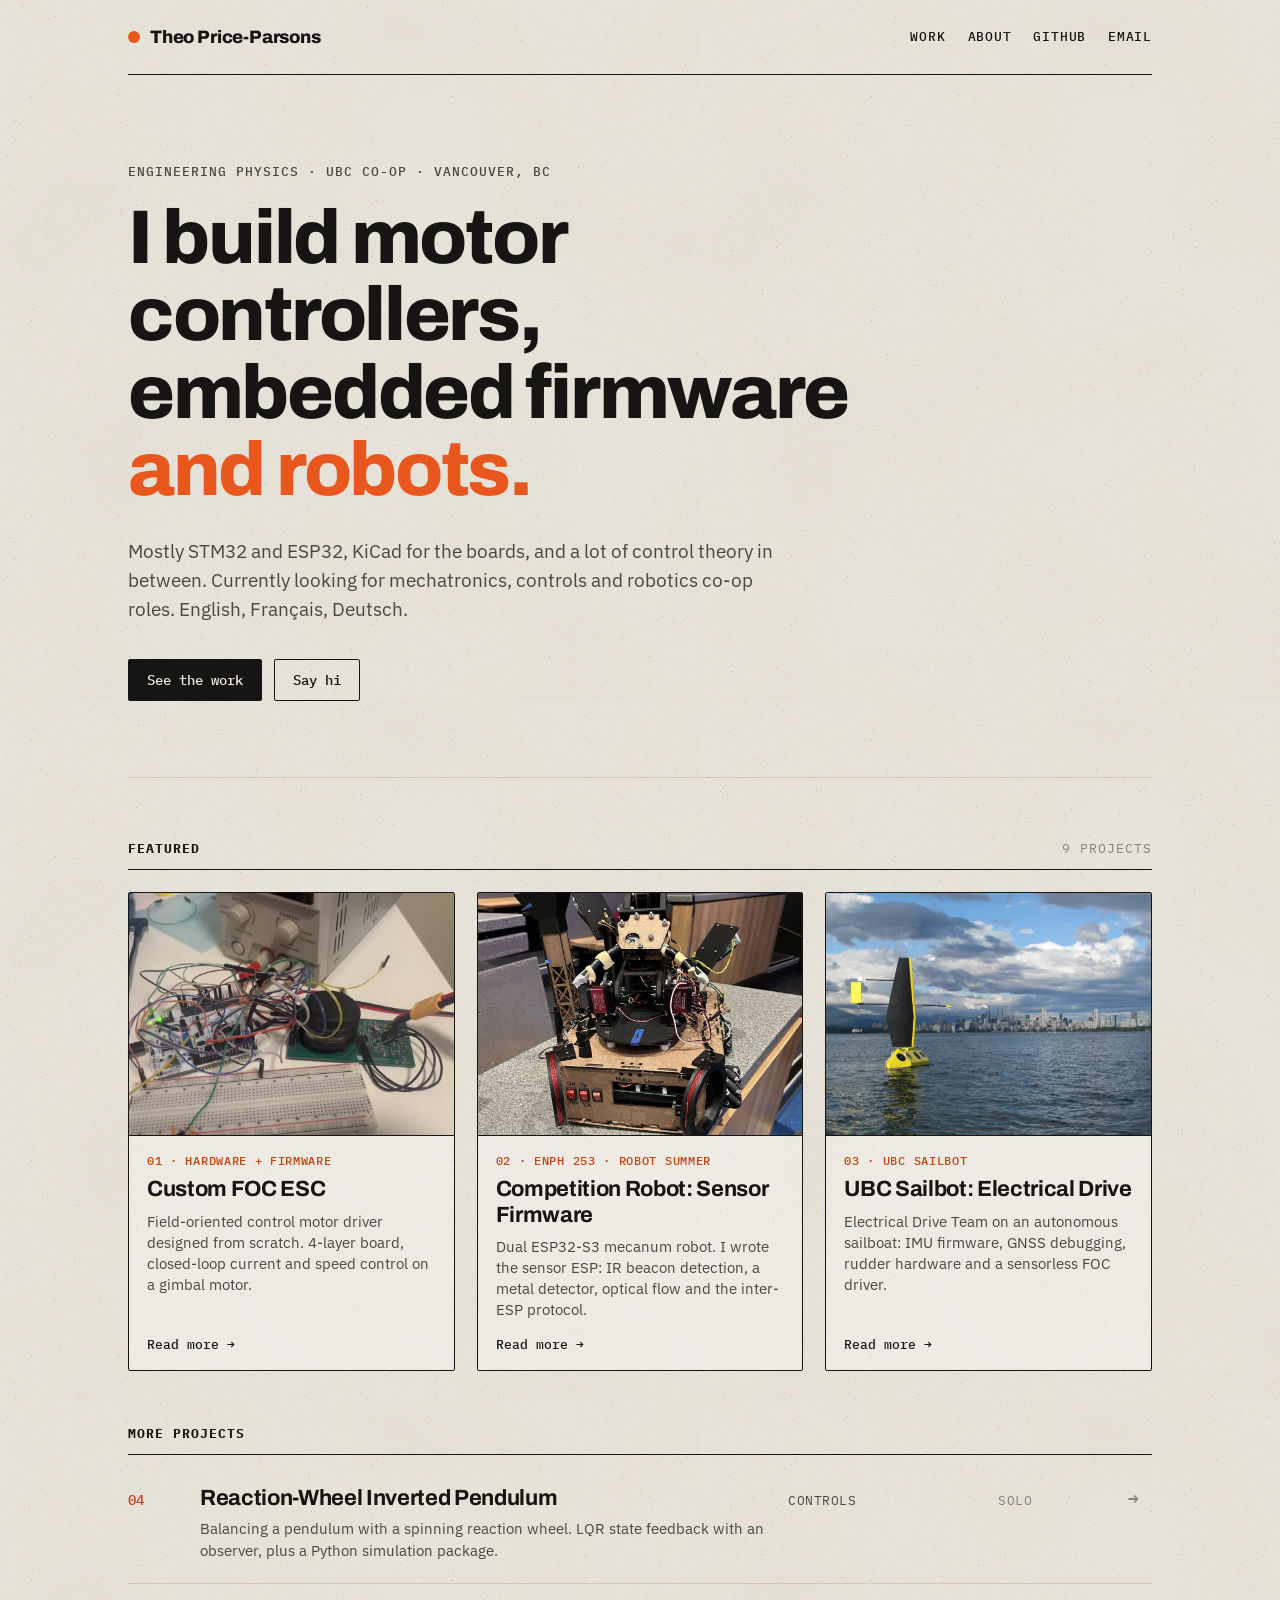
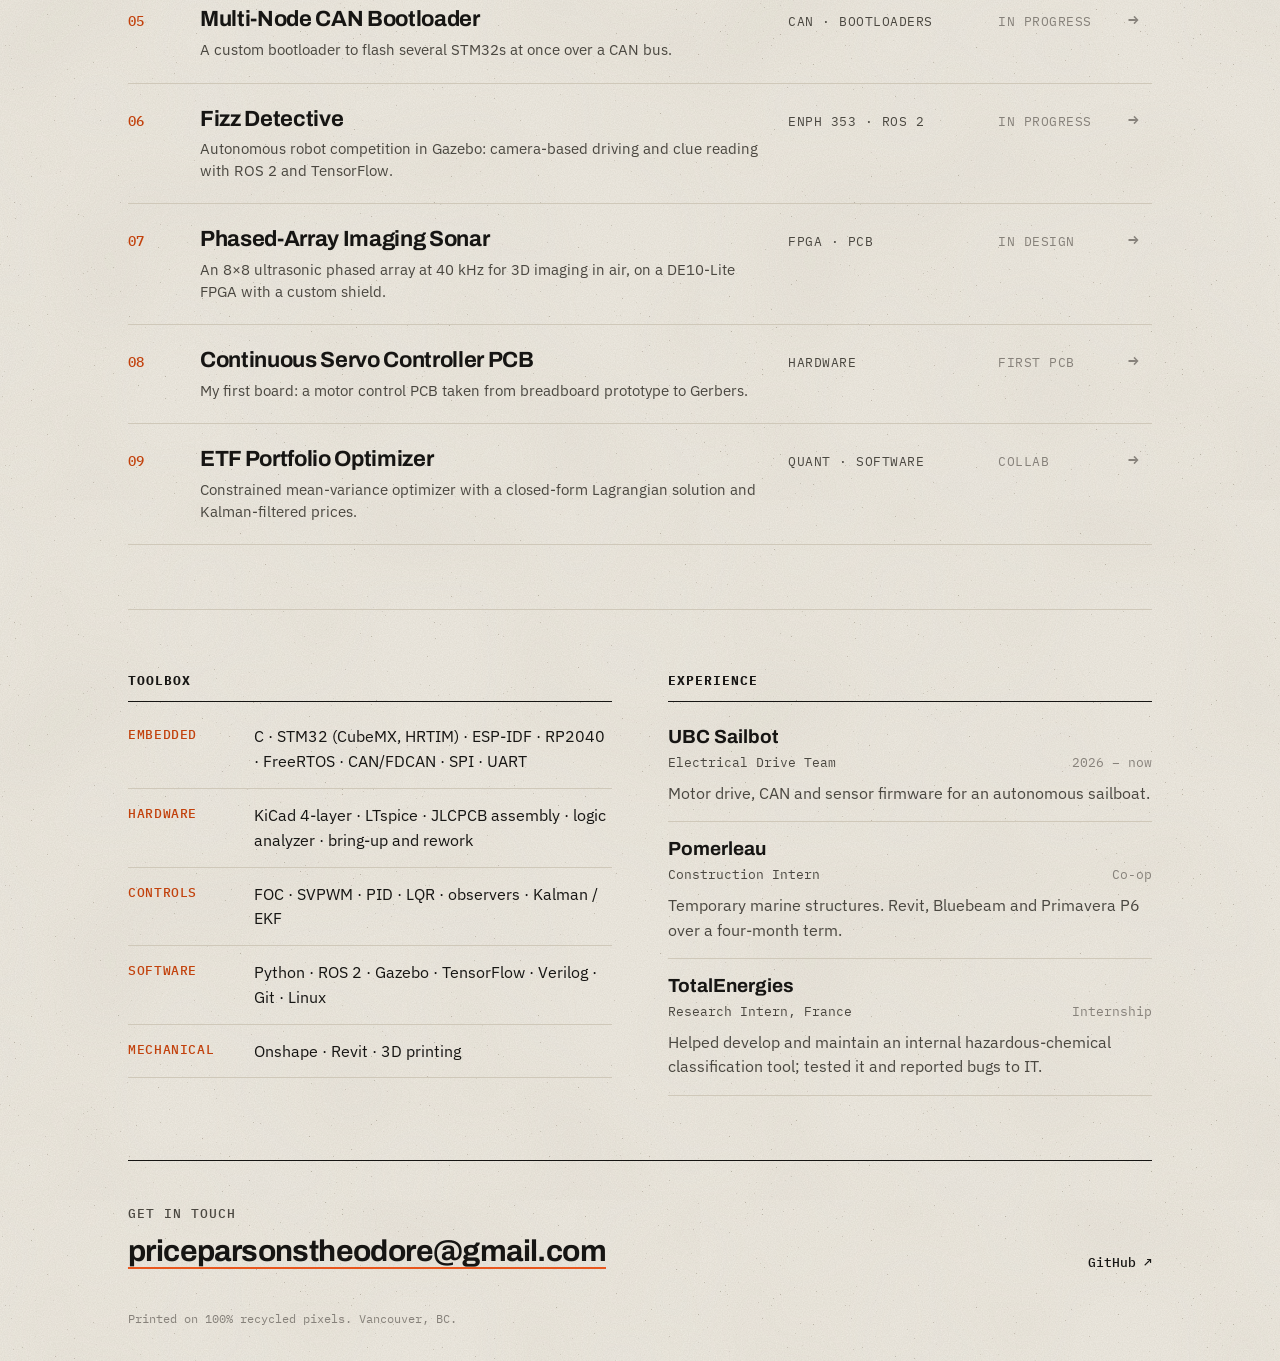
<file: index.html>
<!DOCTYPE html>
<html lang="en">
<head>
<meta charset="UTF-8">
<meta name="viewport" content="width=device-width, initial-scale=1.0">
<title>Theo Price-Parsons</title>
<meta name="description" content="Theo Price-Parsons. Engineering Physics at UBC. Motor control, embedded firmware, PCBs and robotics.">
<link rel="preconnect" href="https://fonts.googleapis.com">
<link rel="preconnect" href="https://fonts.gstatic.com" crossorigin>
<link href="https://fonts.googleapis.com/css2?family=Archivo:wght@500;700;800&family=IBM+Plex+Mono:wght@400;500&family=IBM+Plex+Sans:ital,wght@0,400;0,500;1,400&display=swap" rel="stylesheet">
<link rel="stylesheet" href="style.css">
</head>
<body>
<div class="sheet">
<header class="top">
  <a class="mark" href="index.html">Theo Price-Parsons</a>
  <nav><a href="index.html#work">Work</a><a href="index.html#about">About</a><a href="https://github.com/TheodorePriceParsons" target="_blank" rel="noopener">GitHub</a><a href="mailto:priceparsonstheodore@gmail.com">Email</a></nav>
</header>

<section class="hero" id="about">
  <p class="label">Engineering Physics · UBC co-op · Vancouver, BC</p>
  <h1>I build motor controllers, embedded firmware <span class="hl">and robots.</span></h1>
  <p class="intro">Mostly STM32 and ESP32, KiCad for the boards, and a lot of control theory in between. Currently looking for mechatronics, controls and robotics co-op roles. English, Français, Deutsch.</p>
  <div class="cta"><a class="btn solid" href="#work">See the work</a><a class="btn" href="mailto:priceparsonstheodore@gmail.com">Say hi</a></div>
</section>

<section id="work">
  <h2 class="sec"><span>Featured</span><span class="count">9 projects</span></h2>
  <div class="featured">
    <a class="card" href="projects/foc-esc.html">
      <div class="cover"><img src="assets/foc-esc-spin-poster.jpg" alt="Custom FOC ESC" loading="lazy"></div>
      <div class="cbody"><span class="n">01 · Hardware + Firmware</span><b>Custom FOC ESC</b><small>Field-oriented control motor driver designed from scratch. 4-layer board, closed-loop current and speed control on a gimbal motor.</small><span class="go">Read more →</span></div>
    </a>
    <a class="card" href="projects/enph-253.html">
      <div class="cover"><img src="assets/enph-253-robot.jpg" alt="Competition Robot: Sensor Firmware" loading="lazy"></div>
      <div class="cbody"><span class="n">02 · ENPH 253 · Robot Summer</span><b>Competition Robot: Sensor Firmware</b><small>Dual ESP32-S3 mecanum robot. I wrote the sensor ESP: IR beacon detection, a metal detector, optical flow and the inter-ESP protocol.</small><span class="go">Read more →</span></div>
    </a>
    <a class="card" href="projects/sailbot.html">
      <div class="cover"><img src="assets/sailbot-boat.jpg" alt="UBC Sailbot: Electrical Drive" loading="lazy"></div>
      <div class="cbody"><span class="n">03 · UBC Sailbot</span><b>UBC Sailbot: Electrical Drive</b><small>Electrical Drive Team on an autonomous sailboat: IMU firmware, GNSS debugging, rudder hardware and a sensorless FOC driver.</small><span class="go">Read more →</span></div>
    </a>
  </div>
  <h2 class="sec more"><span>More projects</span></h2>
  <div class="index">
    <a class="row" href="projects/reaction-wheel.html">
      <span class="n">04</span>
      <span class="t"><b>Reaction-Wheel Inverted Pendulum</b><small>Balancing a pendulum with a spinning reaction wheel. LQR state feedback with an observer, plus a Python simulation package.</small></span>
      <span class="k">Controls</span>
      <span class="s">Solo</span>
      <span class="arr">→</span>
    </a>
    <a class="row" href="projects/can-bootloader.html">
      <span class="n">05</span>
      <span class="t"><b>Multi-Node CAN Bootloader</b><small>A custom bootloader to flash several STM32s at once over a CAN bus.</small></span>
      <span class="k">CAN · Bootloaders</span>
      <span class="s">In progress</span>
      <span class="arr">→</span>
    </a>
    <a class="row" href="projects/fizz-detective.html">
      <span class="n">06</span>
      <span class="t"><b>Fizz Detective</b><small>Autonomous robot competition in Gazebo: camera-based driving and clue reading with ROS 2 and TensorFlow.</small></span>
      <span class="k">ENPH 353 · ROS 2</span>
      <span class="s">In progress</span>
      <span class="arr">→</span>
    </a>
    <a class="row" href="projects/sonar.html">
      <span class="n">07</span>
      <span class="t"><b>Phased-Array Imaging Sonar</b><small>An 8×8 ultrasonic phased array at 40 kHz for 3D imaging in air, on a DE10-Lite FPGA with a custom shield.</small></span>
      <span class="k">FPGA · PCB</span>
      <span class="s">In design</span>
      <span class="arr">→</span>
    </a>
    <a class="row" href="projects/servo-pcb.html">
      <span class="n">08</span>
      <span class="t"><b>Continuous Servo Controller PCB</b><small>My first board: a motor control PCB taken from breadboard prototype to Gerbers.</small></span>
      <span class="k">Hardware</span>
      <span class="s">First PCB</span>
      <span class="arr">→</span>
    </a>
    <a class="row" href="projects/etf-optimizer.html">
      <span class="n">09</span>
      <span class="t"><b>ETF Portfolio Optimizer</b><small>Constrained mean-variance optimizer with a closed-form Lagrangian solution and Kalman-filtered prices.</small></span>
      <span class="k">Quant · Software</span>
      <span class="s">Collab</span>
      <span class="arr">→</span>
    </a>
  </div>
</section>

<section class="two">
  <div>
    <h2 class="sec"><span>Toolbox</span></h2>
    <dl class="tools"><div><dt>Embedded</dt><dd>C · STM32 (CubeMX, HRTIM) · ESP-IDF · RP2040 · FreeRTOS · CAN/FDCAN · SPI · UART</dd></div><div><dt>Hardware</dt><dd>KiCad 4-layer · LTspice · JLCPCB assembly · logic analyzer · bring-up and rework</dd></div><div><dt>Controls</dt><dd>FOC · SVPWM · PID · LQR · observers · Kalman / EKF</dd></div><div><dt>Software</dt><dd>Python · ROS 2 · Gazebo · TensorFlow · Verilog · Git · Linux</dd></div><div><dt>Mechanical</dt><dd>Onshape · Revit · 3D printing</dd></div></dl>
  </div>
  <div>
    <h2 class="sec"><span>Experience</span></h2>
    <div class="xp"><span class="xp-org">UBC Sailbot</span><span class="xp-role">Electrical Drive Team<em>2026 – now</em></span><p>Motor drive, CAN and sensor firmware for an autonomous sailboat.</p></div><div class="xp"><span class="xp-org">Pomerleau</span><span class="xp-role">Construction Intern<em>Co-op</em></span><p>Temporary marine structures. Revit, Bluebeam and Primavera P6 over a four-month term.</p></div><div class="xp"><span class="xp-org">TotalEnergies</span><span class="xp-role">Research Intern, France<em>Internship</em></span><p>Helped develop and maintain an internal hazardous-chemical classification tool; tested it and reported bugs to IT.</p></div>
  </div>
</section>
<footer class="foot">
  <div><span class="label">Get in touch</span><a class="big" href="mailto:priceparsonstheodore@gmail.com">priceparsonstheodore@gmail.com</a></div>
  <div class="foot-links"><a href="https://github.com/TheodorePriceParsons" target="_blank" rel="noopener">GitHub ↗</a><!-- <a href="resume.pdf" target="_blank">Resume ↗</a> --><!-- <a href="https://www.linkedin.com/in/YOUR-HANDLE" target="_blank" rel="noopener">LinkedIn ↗</a> --></div>
  <p class="fine">Printed on 100% recycled pixels. Vancouver, BC.</p>
</footer>
</div>
</body>
</html>
</file>
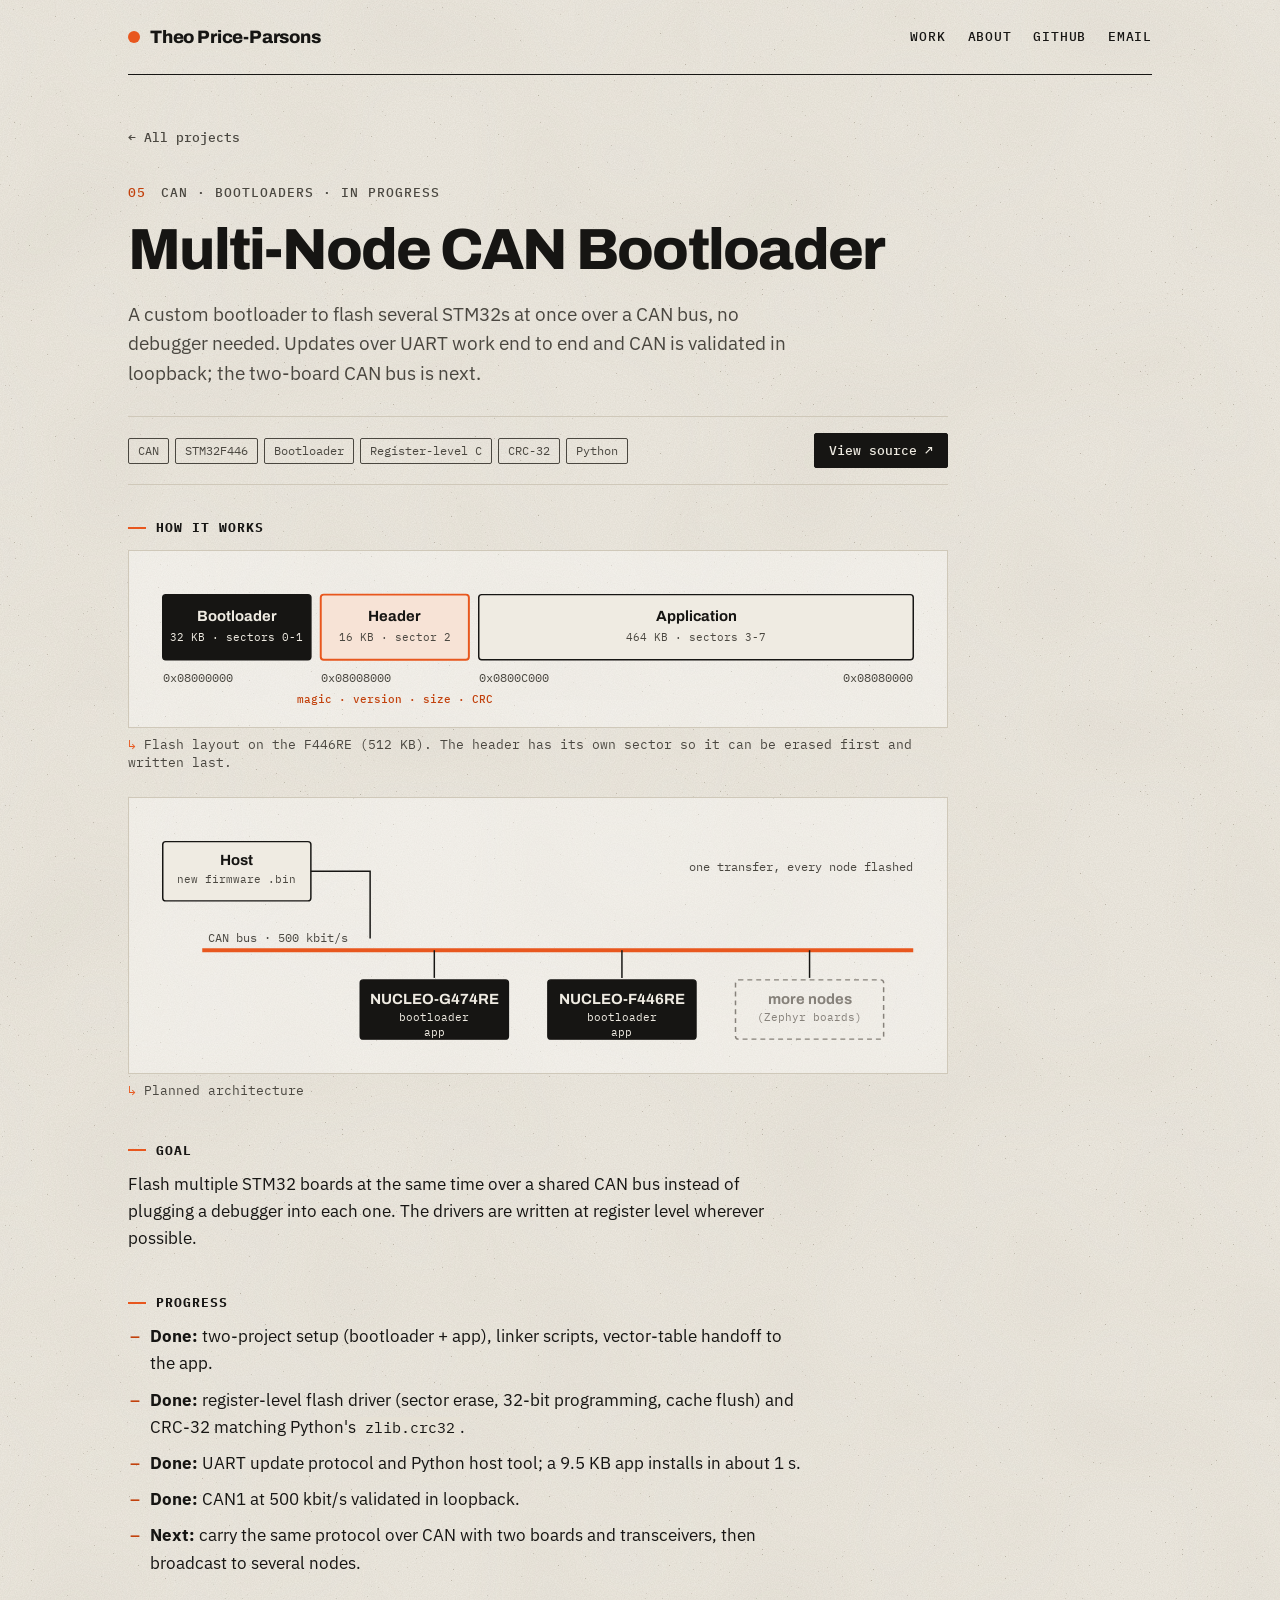
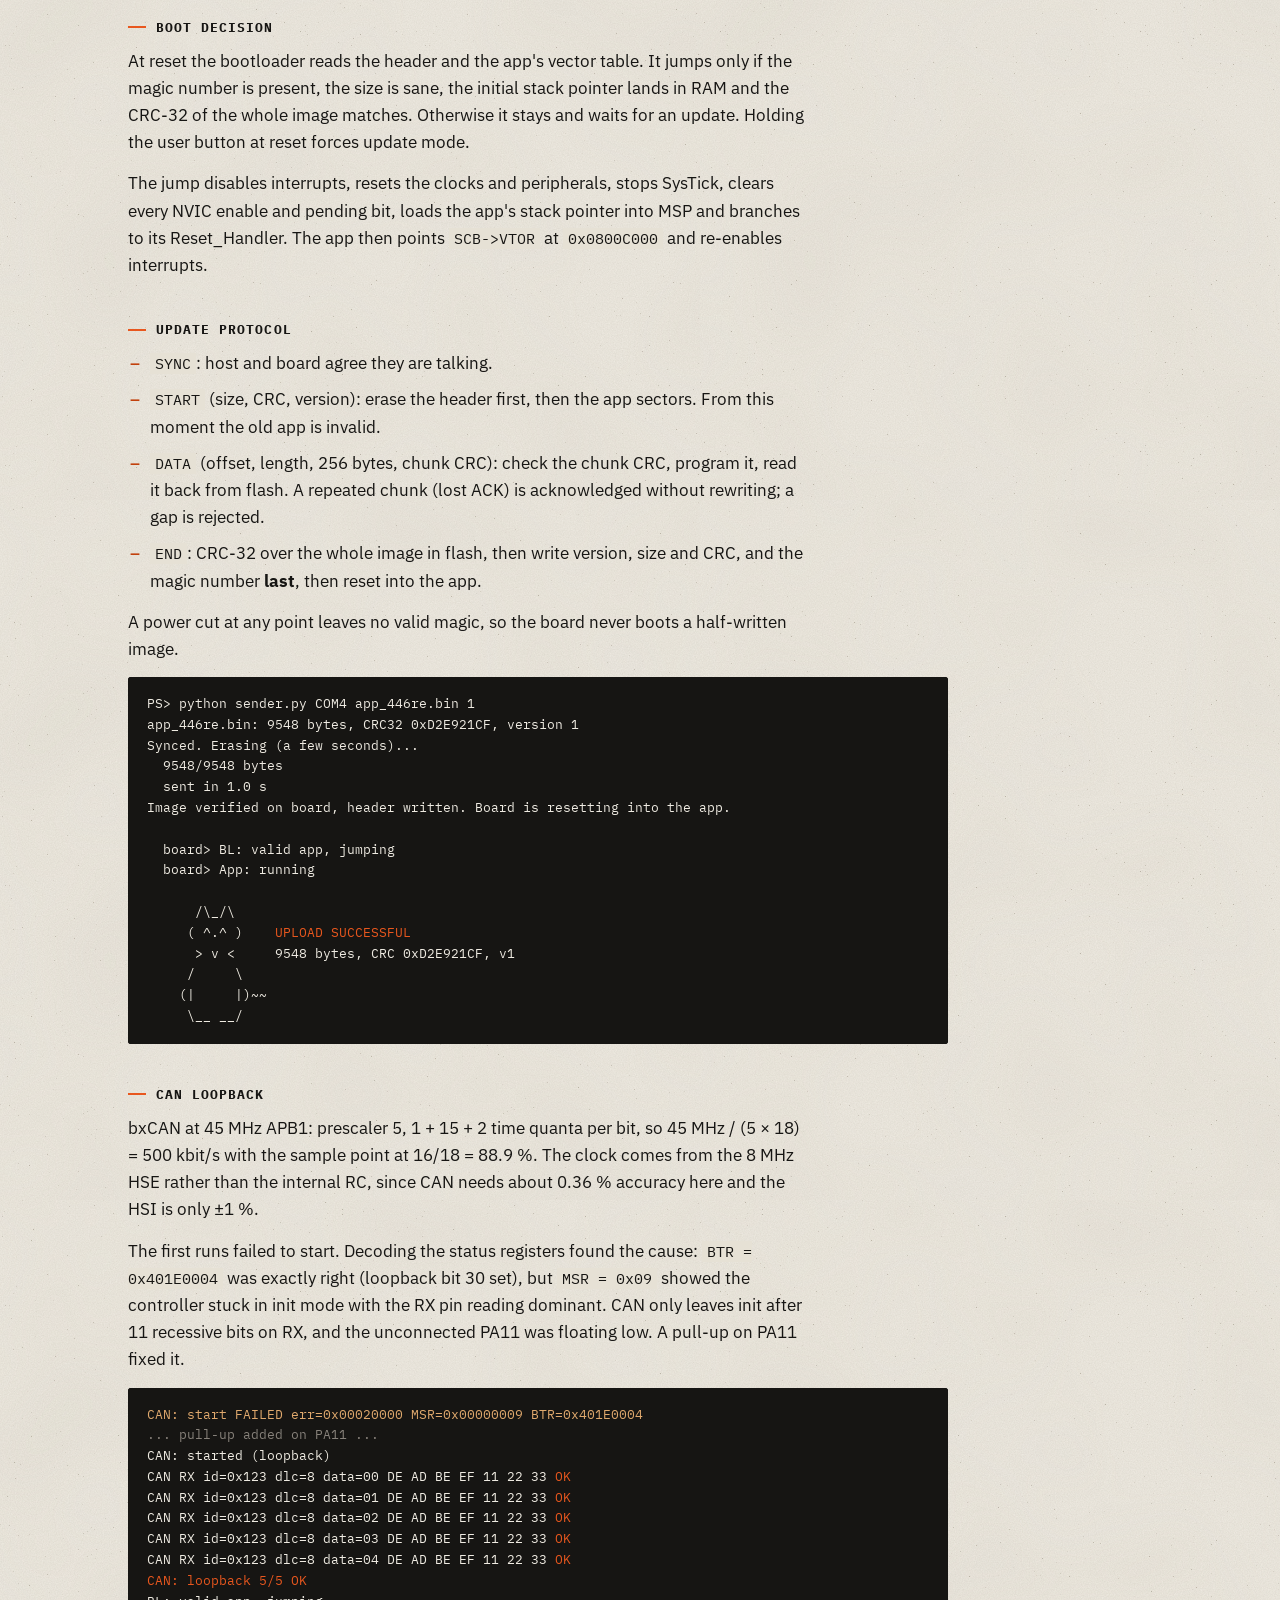
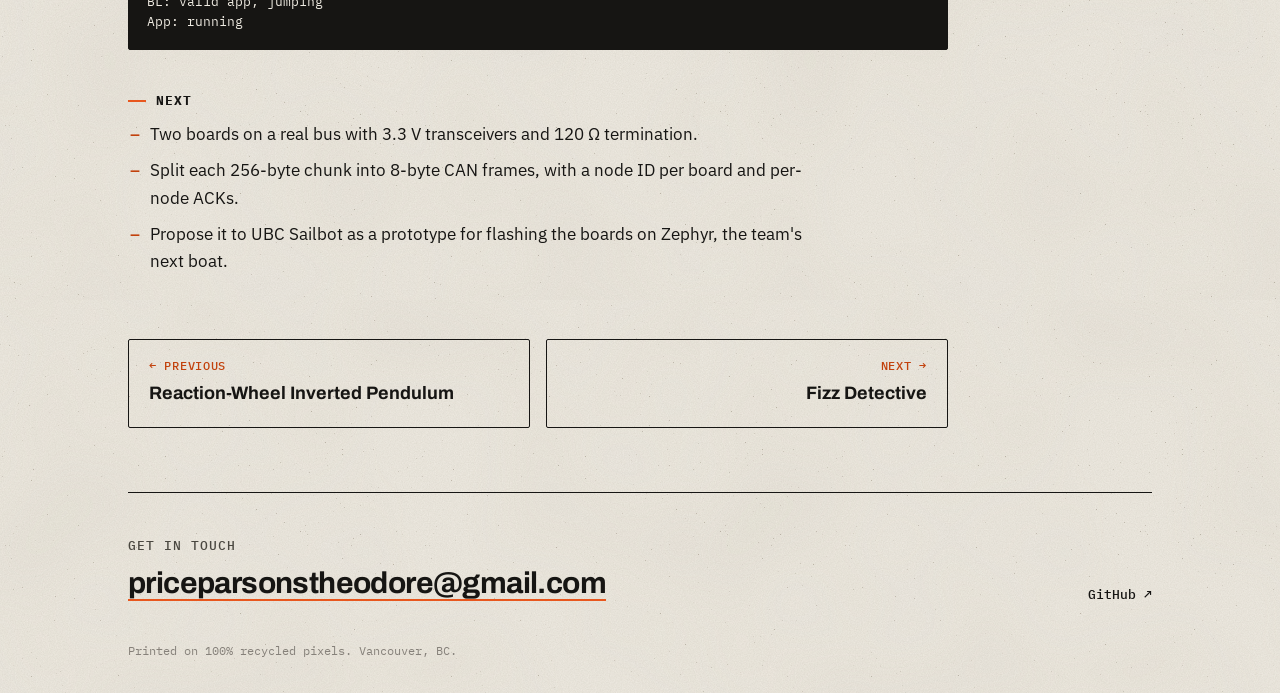
<file: projects/can-bootloader.html>
<!DOCTYPE html>
<html lang="en">
<head>
<meta charset="UTF-8">
<meta name="viewport" content="width=device-width, initial-scale=1.0">
<title>Multi-Node CAN Bootloader · Theo Price-Parsons</title>
<meta name="description" content="Theo Price-Parsons. Engineering Physics at UBC. Motor control, embedded firmware, PCBs and robotics.">
<link rel="preconnect" href="https://fonts.googleapis.com">
<link rel="preconnect" href="https://fonts.gstatic.com" crossorigin>
<link href="https://fonts.googleapis.com/css2?family=Archivo:wght@500;700;800&family=IBM+Plex+Mono:wght@400;500&family=IBM+Plex+Sans:ital,wght@0,400;0,500;1,400&display=swap" rel="stylesheet">
<link rel="stylesheet" href="../style.css">
</head>
<body>
<div class="sheet">
<header class="top">
  <a class="mark" href="../index.html">Theo Price-Parsons</a>
  <nav><a href="../index.html#work">Work</a><a href="../index.html#about">About</a><a href="https://github.com/TheodorePriceParsons" target="_blank" rel="noopener">GitHub</a><a href="mailto:priceparsonstheodore@gmail.com">Email</a></nav>
</header>

<article class="project">
  <a class="back" href="../index.html#work">← All projects</a>
  <p class="label"><span class="hl-n">05</span> CAN · Bootloaders · In progress</p>
  <h1>Multi-Node CAN Bootloader</h1>
  <p class="intro">A custom bootloader to flash several STM32s at once over a CAN bus, no debugger needed. Updates over UART work end to end and CAN is validated in loopback; the two-board CAN bus is next.</p>
  <div class="meta"><div class="tags"><span>CAN</span><span>STM32F446</span><span>Bootloader</span><span>Register-level C</span><span>CRC-32</span><span>Python</span></div><a class="btn solid" href="https://github.com/TheodorePriceParsons/CAN_bootloader" target="_blank" rel="noopener">View source ↗</a></div>
  <div class="photos n0"></div>
  <section class="dgs"><h2 class="dg-h">How it works</h2>
<figure class="diagram"><div class="dg-scroll"><svg viewBox="0 0 800 150" role="img" aria-label="Flash memory map"><g class="bx mcu"><rect x="20" y="30" width="150" height="66" rx="3"/><text class="bt" x="95" y="57">Bootloader</text><text class="bs" x="95" y="77">32 KB · sectors 0-1</text></g><g class="bx acc"><rect x="180" y="30" width="150" height="66" rx="3"/><text class="bt" x="255" y="57">Header</text><text class="bs" x="255" y="77">16 KB · sector 2</text></g><g class="bx"><rect x="340" y="30" width="440" height="66" rx="3"/><text class="bt" x="560" y="57">Application</text><text class="bs" x="560" y="77">464 KB · sectors 3-7</text></g><text class="nt" x="20" y="118" text-anchor="start">0x08000000</text><text class="nt" x="180" y="118" text-anchor="start">0x08008000</text><text class="nt" x="340" y="118" text-anchor="start">0x0800C000</text><text class="nt" x="780" y="118" text-anchor="end">0x08080000</text><text class="al" x="255" y="140" text-anchor="middle">magic · version · size · CRC</text></svg></div><figcaption>Flash layout on the F446RE (512 KB). The header has its own sector so it can be erased first and written last.</figcaption></figure>
<figure class="diagram"><div class="dg-scroll"><svg viewBox="0 0 800 250" role="img" aria-label="Planned architecture"><g class="bx "><rect x="20" y="30" width="150" height="60" rx="3"/><text class="bt" x="95.0" y="54.0">Host</text><text class="bs" x="95.0" y="72.0">new firmware .bin</text></g><path class="ar" d="M170,60 L230,60 L230,128"/><path class="bus" d="M60,140 L780,140"/><text class="nt" x="66" y="132" text-anchor="start">CAN bus · 500 kbit/s</text><path class="ar" d="M295,140 L295,168"/><g class="bx mcu"><rect x="220" y="170" width="150" height="60" rx="3"/><text class="bt" x="295.0" y="194.0">NUCLEO-G474RE</text><text class="bs" x="295.0" y="212.0">bootloader</text><text class="bs" x="295.0" y="227.0">app</text></g><path class="ar" d="M485,140 L485,168"/><g class="bx mcu"><rect x="410" y="170" width="150" height="60" rx="3"/><text class="bt" x="485.0" y="194.0">NUCLEO-F446RE</text><text class="bs" x="485.0" y="212.0">bootloader</text><text class="bs" x="485.0" y="227.0">app</text></g><path class="ar" d="M675,140 L675,168"/><g class="bx dash"><rect x="600" y="170" width="150" height="60" rx="3"/><text class="bt" x="675.0" y="194.0">more nodes</text><text class="bs" x="675.0" y="212.0">(Zephyr boards)</text></g><text class="nt" x="780" y="60" text-anchor="end">one transfer, every node flashed</text></svg></div><figcaption>Planned architecture</figcaption></figure></section>
  <div class="body">
<h2>Goal</h2><p>Flash multiple STM32 boards at the same time over a shared CAN bus instead of plugging a debugger into each one. The drivers are written at register level wherever possible.</p>

<h2>Progress</h2><ul>
<li><b>Done:</b> two-project setup (bootloader + app), linker scripts, vector-table handoff to the app.</li>
<li><b>Done:</b> register-level flash driver (sector erase, 32-bit programming, cache flush) and CRC-32 matching Python's <code>zlib.crc32</code>.</li>
<li><b>Done:</b> UART update protocol and Python host tool; a 9.5 KB app installs in about 1 s.</li>
<li><b>Done:</b> CAN1 at 500 kbit/s validated in loopback.</li>
<li><b>Next:</b> carry the same protocol over CAN with two boards and transceivers, then broadcast to several nodes.</li>
</ul>

<h2>Boot decision</h2><p>At reset the bootloader reads the header and the app's vector table. It jumps only if the magic number is present, the size is sane, the initial stack pointer lands in RAM and the CRC-32 of the whole image matches. Otherwise it stays and waits for an update. Holding the user button at reset forces update mode.</p><p>The jump disables interrupts, resets the clocks and peripherals, stops SysTick, clears every NVIC enable and pending bit, loads the app's stack pointer into MSP and branches to its Reset_Handler. The app then points <code>SCB-&gt;VTOR</code> at <code>0x0800C000</code> and re-enables interrupts.</p>

<h2>Update protocol</h2><ul>
<li><code>SYNC</code>: host and board agree they are talking.</li>
<li><code>START</code> (size, CRC, version): erase the header first, then the app sectors. From this moment the old app is invalid.</li>
<li><code>DATA</code> (offset, length, 256 bytes, chunk CRC): check the chunk CRC, program it, read it back from flash. A repeated chunk (lost ACK) is acknowledged without rewriting; a gap is rejected.</li>
<li><code>END</code>: CRC-32 over the whole image in flash, then write version, size and CRC, and the magic number <b>last</b>, then reset into the app.</li>
</ul><p>A power cut at any point leaves no valid magic, so the board never boots a half-written image.</p>
<div class="term">PS&gt; python sender.py COM4 app_446re.bin 1
app_446re.bin: 9548 bytes, CRC32 0xD2E921CF, version 1
Synced. Erasing (a few seconds)...
  9548/9548 bytes
  sent in 1.0 s
Image verified on board, header written. Board is resetting into the app.

  board&gt; BL: valid app, jumping
  board&gt; App: running

      /\_/\
     ( ^.^ )    <span class="ok">UPLOAD SUCCESSFUL</span>
      &gt; v &lt;     9548 bytes, CRC 0xD2E921CF, v1
     /     \
    (|     |)~~
     \__ __/</div>

<h2>CAN loopback</h2><p>bxCAN at 45 MHz APB1: prescaler 5, 1 + 15 + 2 time quanta per bit, so 45 MHz / (5 × 18) = 500 kbit/s with the sample point at 16/18 = 88.9 %. The clock comes from the 8 MHz HSE rather than the internal RC, since CAN needs about 0.36 % accuracy here and the HSI is only ±1 %.</p><p>The first runs failed to start. Decoding the status registers found the cause: <code>BTR = 0x401E0004</code> was exactly right (loopback bit 30 set), but <code>MSR = 0x09</code> showed the controller stuck in init mode with the RX pin reading dominant. CAN only leaves init after 11 recessive bits on RX, and the unconnected PA11 was floating low. A pull-up on PA11 fixed it.</p>
<div class="term"><span class="err">CAN: start FAILED err=0x00020000 MSR=0x00000009 BTR=0x401E0004</span>
<span class="dim">... pull-up added on PA11 ...</span>
CAN: started (loopback)
CAN RX id=0x123 dlc=8 data=00 DE AD BE EF 11 22 33 <span class="ok">OK</span>
CAN RX id=0x123 dlc=8 data=01 DE AD BE EF 11 22 33 <span class="ok">OK</span>
CAN RX id=0x123 dlc=8 data=02 DE AD BE EF 11 22 33 <span class="ok">OK</span>
CAN RX id=0x123 dlc=8 data=03 DE AD BE EF 11 22 33 <span class="ok">OK</span>
CAN RX id=0x123 dlc=8 data=04 DE AD BE EF 11 22 33 <span class="ok">OK</span>
<span class="ok">CAN: loopback 5/5 OK</span>
BL: valid app, jumping
App: running</div>

<h2>Next</h2><ul><li>Two boards on a real bus with 3.3 V transceivers and 120 Ω termination.</li><li>Split each 256-byte chunk into 8-byte CAN frames, with a node ID per board and per-node ACKs.</li><li>Propose it to UBC Sailbot as a prototype for flashing the boards on Zephyr, the team's next boat.</li></ul>
  </div>
  <nav class="pn">
    <a href="reaction-wheel.html"><small>← Previous</small><b>Reaction-Wheel Inverted Pendulum</b></a>
    <a class="r" href="fizz-detective.html"><small>Next →</small><b>Fizz Detective</b></a>
  </nav>
</article>
<footer class="foot">
  <div><span class="label">Get in touch</span><a class="big" href="mailto:priceparsonstheodore@gmail.com">priceparsonstheodore@gmail.com</a></div>
  <div class="foot-links"><a href="https://github.com/TheodorePriceParsons" target="_blank" rel="noopener">GitHub ↗</a><!-- <a href="resume.pdf" target="_blank">Resume ↗</a> --><!-- <a href="https://www.linkedin.com/in/YOUR-HANDLE" target="_blank" rel="noopener">LinkedIn ↗</a> --></div>
  <p class="fine">Printed on 100% recycled pixels. Vancouver, BC.</p>
</footer>
</div>
</body>
</html>
</file>
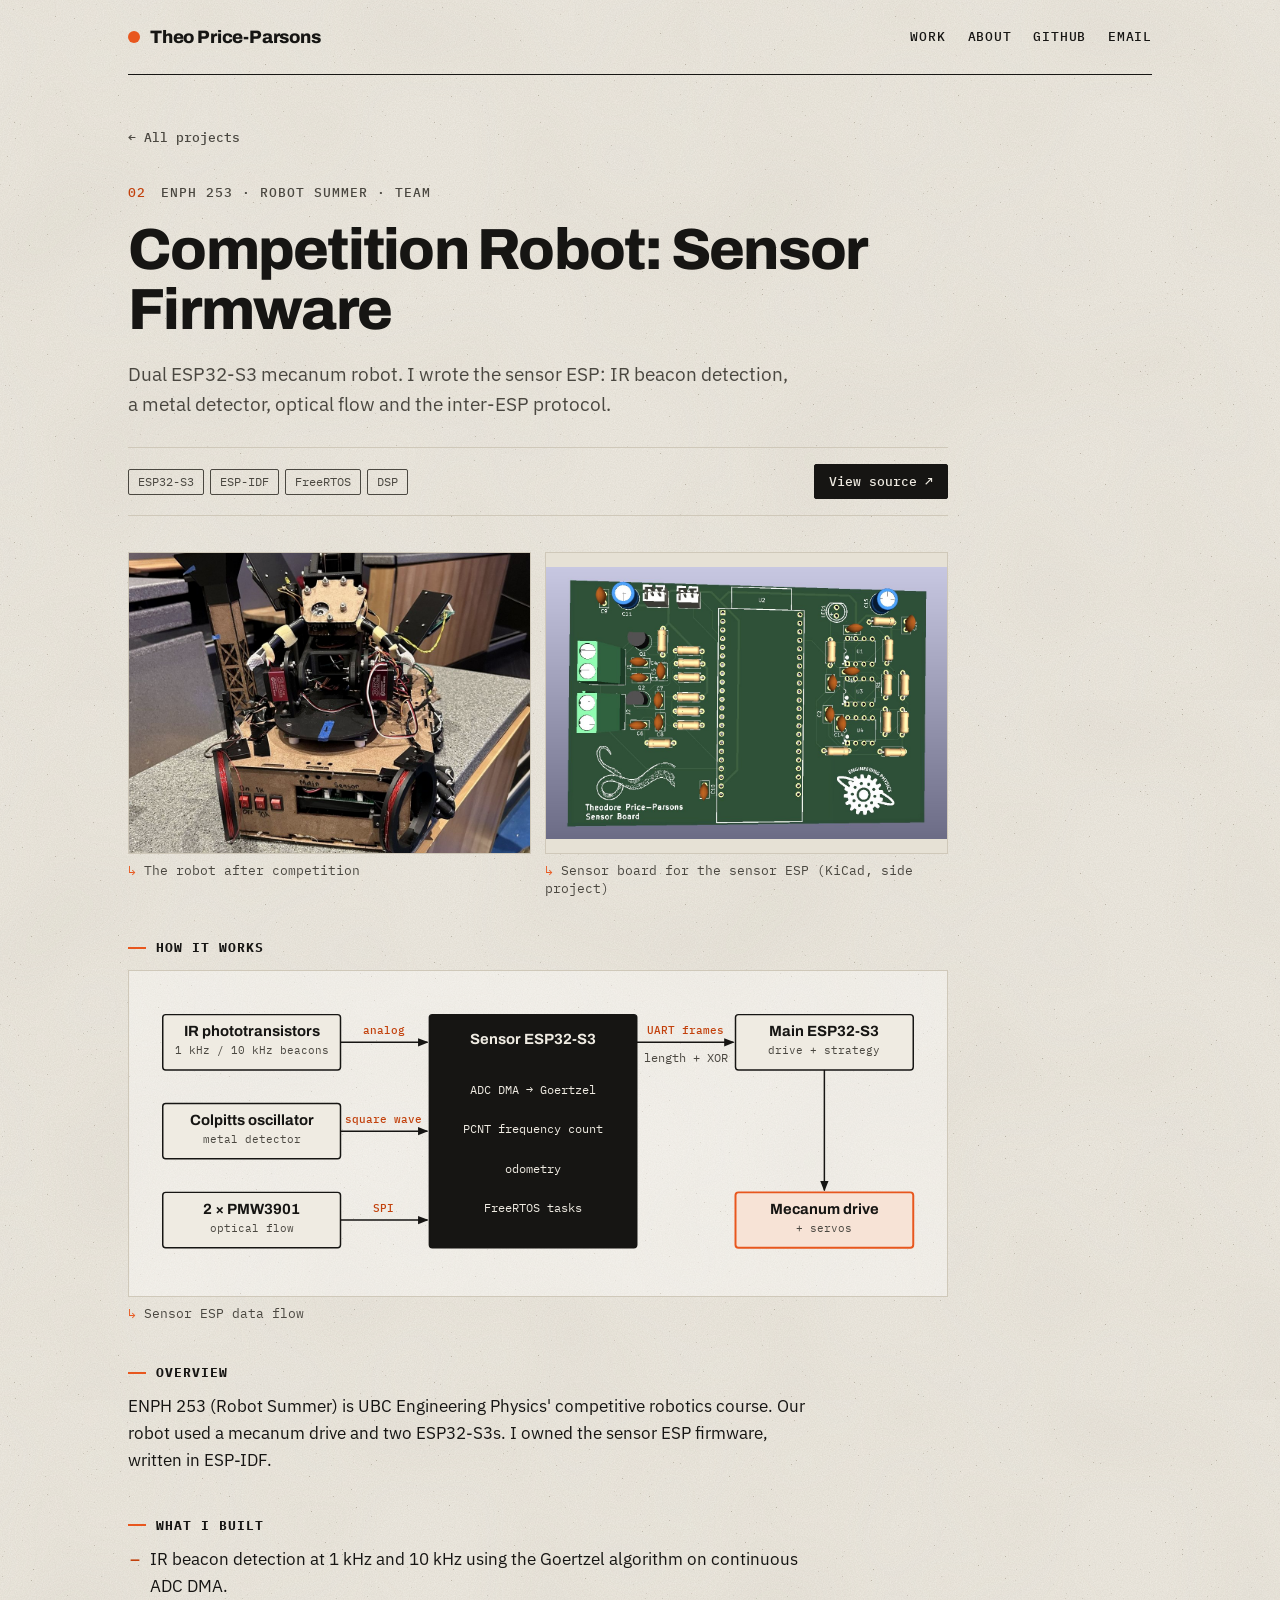
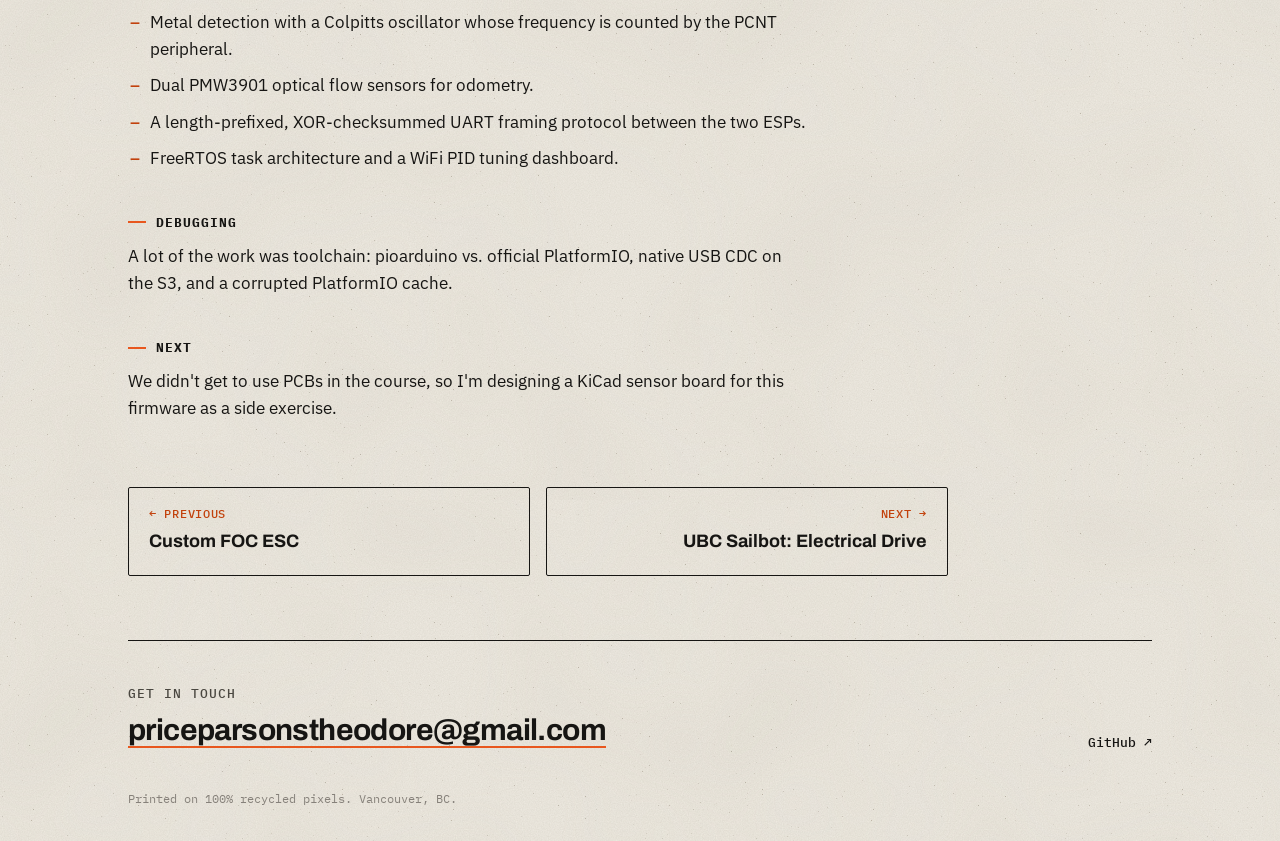
<file: projects/enph-253.html>
<!DOCTYPE html>
<html lang="en">
<head>
<meta charset="UTF-8">
<meta name="viewport" content="width=device-width, initial-scale=1.0">
<title>Competition Robot: Sensor Firmware · Theo Price-Parsons</title>
<meta name="description" content="Theo Price-Parsons. Engineering Physics at UBC. Motor control, embedded firmware, PCBs and robotics.">
<link rel="preconnect" href="https://fonts.googleapis.com">
<link rel="preconnect" href="https://fonts.gstatic.com" crossorigin>
<link href="https://fonts.googleapis.com/css2?family=Archivo:wght@500;700;800&family=IBM+Plex+Mono:wght@400;500&family=IBM+Plex+Sans:ital,wght@0,400;0,500;1,400&display=swap" rel="stylesheet">
<link rel="stylesheet" href="../style.css">
</head>
<body>
<div class="sheet">
<header class="top">
  <a class="mark" href="../index.html">Theo Price-Parsons</a>
  <nav><a href="../index.html#work">Work</a><a href="../index.html#about">About</a><a href="https://github.com/TheodorePriceParsons" target="_blank" rel="noopener">GitHub</a><a href="mailto:priceparsonstheodore@gmail.com">Email</a></nav>
</header>

<article class="project">
  <a class="back" href="../index.html#work">← All projects</a>
  <p class="label"><span class="hl-n">02</span> ENPH 253 · Robot Summer · Team</p>
  <h1>Competition Robot: Sensor Firmware</h1>
  <p class="intro">Dual ESP32-S3 mecanum robot. I wrote the sensor ESP: IR beacon detection, a metal detector, optical flow and the inter-ESP protocol.</p>
  <div class="meta"><div class="tags"><span>ESP32-S3</span><span>ESP-IDF</span><span>FreeRTOS</span><span>DSP</span></div><a class="btn solid" href="https://github.com/SnackOverflow707/Robot-Summer-Main-Code" target="_blank" rel="noopener">View source ↗</a></div>
  <div class="photos n2"><figure class="ph"><div class="frame"><a href="../assets/enph-253-robot.jpg" target="_blank"><img src="../assets/enph-253-robot.jpg" alt="The robot after competition" loading="lazy"></a></div><figcaption>The robot after competition</figcaption></figure><figure class="ph"><div class="frame fit"><a href="../assets/enph-253-sensor-board.jpg" target="_blank"><img src="../assets/enph-253-sensor-board.jpg" alt="Sensor board for the sensor ESP (KiCad, side project)" loading="lazy"></a></div><figcaption>Sensor board for the sensor ESP (KiCad, side project)</figcaption></figure></div>
  <section class="dgs"><h2 class="dg-h">How it works</h2><figure class="diagram"><div class="dg-scroll"><svg viewBox="0 0 800 300" role="img" aria-label="Sensor ESP data flow"><defs><marker id="ah" viewBox="0 0 10 10" refX="9" refY="5" markerWidth="7" markerHeight="7" orient="auto-start-reverse"><path d="M0,1 L10,5 L0,9 z" class="ahd"/></marker></defs><g class="bx "><rect x="20" y="30" width="180" height="56" rx="3"/><text class="bt" x="110.0" y="52.0">IR phototransistors</text><text class="bs" x="110.0" y="70.0">1 kHz / 10 kHz beacons</text></g><g class="bx "><rect x="20" y="120" width="180" height="56" rx="3"/><text class="bt" x="110.0" y="142.0">Colpitts oscillator</text><text class="bs" x="110.0" y="160.0">metal detector</text></g><g class="bx "><rect x="20" y="210" width="180" height="56" rx="3"/><text class="bt" x="110.0" y="232.0">2 × PMW3901</text><text class="bs" x="110.0" y="250.0">optical flow</text></g><g class="bx mcu"><rect x="290" y="30" width="210" height="236" rx="3"/><text class="bt" x="395.0" y="60">Sensor ESP32-S3</text></g><text class="nt inv" x="395" y="110" text-anchor="middle">ADC DMA → Goertzel</text><text class="nt inv" x="395" y="150" text-anchor="middle">PCNT frequency count</text><text class="nt inv" x="395" y="190" text-anchor="middle">odometry</text><text class="nt inv" x="395" y="230" text-anchor="middle">FreeRTOS tasks</text><path class="ar" d="M200,58 L288,58" marker-end="url(#ah)"/><text class="al" x="244.0" y="50.0" text-anchor="middle">analog</text><path class="ar" d="M200,148 L288,148" marker-end="url(#ah)"/><text class="al" x="244.0" y="140.0" text-anchor="middle">square wave</text><path class="ar" d="M200,238 L288,238" marker-end="url(#ah)"/><text class="al" x="244.0" y="230.0" text-anchor="middle">SPI</text><g class="bx "><rect x="600" y="30" width="180" height="56" rx="3"/><text class="bt" x="690.0" y="52.0">Main ESP32-S3</text><text class="bs" x="690.0" y="70.0">drive + strategy</text></g><g class="bx acc"><rect x="600" y="210" width="180" height="56" rx="3"/><text class="bt" x="690.0" y="232.0">Mecanum drive</text><text class="bs" x="690.0" y="250.0">+ servos</text></g><path class="ar" d="M500,58 L598,58" marker-end="url(#ah)"/><text class="al" x="549" y="50" text-anchor="middle">UART frames</text><text class="nt" x="550" y="78" text-anchor="middle">length + XOR</text><path class="ar" d="M690,86 L690,208" marker-end="url(#ah)"/></svg></div><figcaption>Sensor ESP data flow</figcaption></figure></section>
  <div class="body">
<h2>Overview</h2><p>ENPH 253 (Robot Summer) is UBC Engineering Physics' competitive robotics course. Our robot used a mecanum drive and two ESP32-S3s. I owned the sensor ESP firmware, written in ESP-IDF.</p>
<h2>What I built</h2><ul><li>IR beacon detection at 1 kHz and 10 kHz using the Goertzel algorithm on continuous ADC DMA.</li><li>Metal detection with a Colpitts oscillator whose frequency is counted by the PCNT peripheral.</li><li>Dual PMW3901 optical flow sensors for odometry.</li><li>A length-prefixed, XOR-checksummed UART framing protocol between the two ESPs.</li><li>FreeRTOS task architecture and a WiFi PID tuning dashboard.</li></ul>
<h2>Debugging</h2><p>A lot of the work was toolchain: pioarduino vs. official PlatformIO, native USB CDC on the S3, and a corrupted PlatformIO cache.</p>
<h2>Next</h2><p>We didn't get to use PCBs in the course, so I'm designing a KiCad sensor board for this firmware as a side exercise.</p>
  </div>
  <nav class="pn">
    <a href="foc-esc.html"><small>← Previous</small><b>Custom FOC ESC</b></a>
    <a class="r" href="sailbot.html"><small>Next →</small><b>UBC Sailbot: Electrical Drive</b></a>
  </nav>
</article>
<footer class="foot">
  <div><span class="label">Get in touch</span><a class="big" href="mailto:priceparsonstheodore@gmail.com">priceparsonstheodore@gmail.com</a></div>
  <div class="foot-links"><a href="https://github.com/TheodorePriceParsons" target="_blank" rel="noopener">GitHub ↗</a><!-- <a href="resume.pdf" target="_blank">Resume ↗</a> --><!-- <a href="https://www.linkedin.com/in/YOUR-HANDLE" target="_blank" rel="noopener">LinkedIn ↗</a> --></div>
  <p class="fine">Printed on 100% recycled pixels. Vancouver, BC.</p>
</footer>
</div>
</body>
</html>
</file>
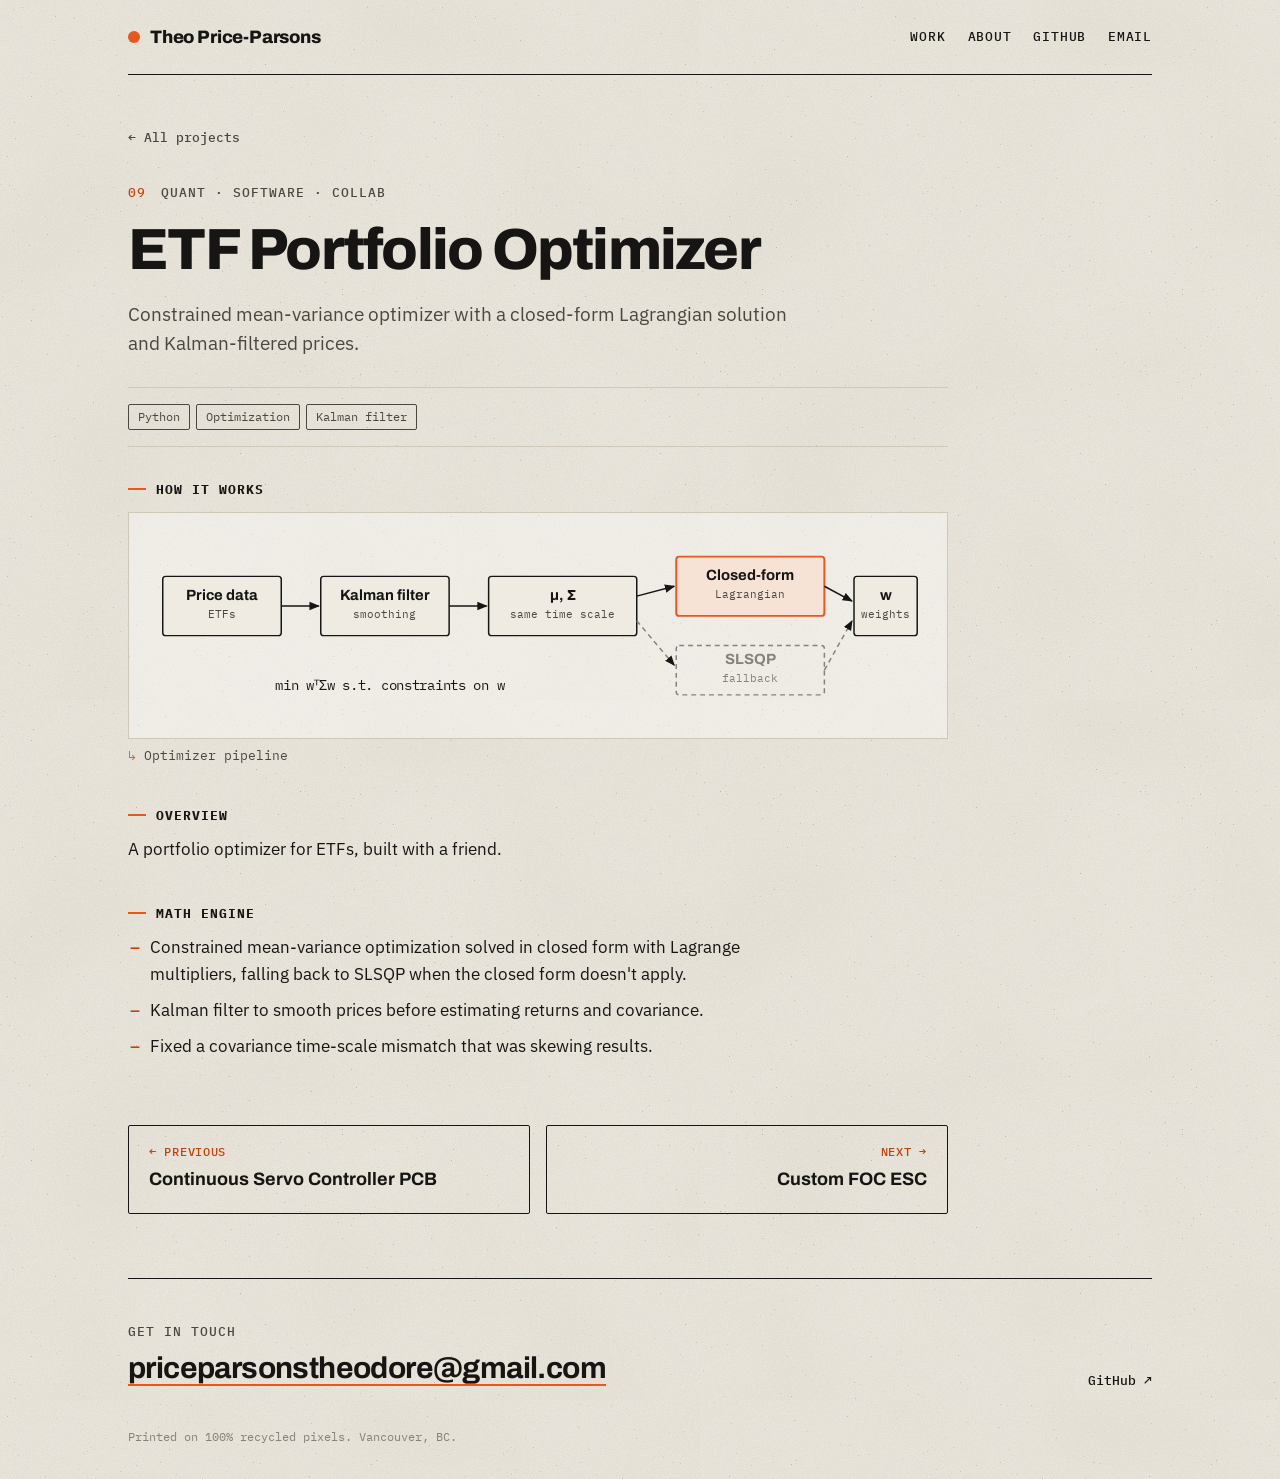
<file: projects/etf-optimizer.html>
<!DOCTYPE html>
<html lang="en">
<head>
<meta charset="UTF-8">
<meta name="viewport" content="width=device-width, initial-scale=1.0">
<title>ETF Portfolio Optimizer · Theo Price-Parsons</title>
<meta name="description" content="Theo Price-Parsons. Engineering Physics at UBC. Motor control, embedded firmware, PCBs and robotics.">
<link rel="preconnect" href="https://fonts.googleapis.com">
<link rel="preconnect" href="https://fonts.gstatic.com" crossorigin>
<link href="https://fonts.googleapis.com/css2?family=Archivo:wght@500;700;800&family=IBM+Plex+Mono:wght@400;500&family=IBM+Plex+Sans:ital,wght@0,400;0,500;1,400&display=swap" rel="stylesheet">
<link rel="stylesheet" href="../style.css">
</head>
<body>
<div class="sheet">
<header class="top">
  <a class="mark" href="../index.html">Theo Price-Parsons</a>
  <nav><a href="../index.html#work">Work</a><a href="../index.html#about">About</a><a href="https://github.com/TheodorePriceParsons" target="_blank" rel="noopener">GitHub</a><a href="mailto:priceparsonstheodore@gmail.com">Email</a></nav>
</header>

<article class="project">
  <a class="back" href="../index.html#work">← All projects</a>
  <p class="label"><span class="hl-n">09</span> Quant · Software · Collab</p>
  <h1>ETF Portfolio Optimizer</h1>
  <p class="intro">Constrained mean-variance optimizer with a closed-form Lagrangian solution and Kalman-filtered prices.</p>
  <div class="meta"><div class="tags"><span>Python</span><span>Optimization</span><span>Kalman filter</span></div></div>
  <div class="photos n0"></div>
  <section class="dgs"><h2 class="dg-h">How it works</h2><figure class="diagram"><div class="dg-scroll"><svg viewBox="0 0 800 200" role="img" aria-label="Optimizer pipeline"><defs><marker id="ah" viewBox="0 0 10 10" refX="9" refY="5" markerWidth="7" markerHeight="7" orient="auto-start-reverse"><path d="M0,1 L10,5 L0,9 z" class="ahd"/></marker></defs><g class="bx "><rect x="20" y="50" width="120" height="60" rx="3"/><text class="bt" x="80.0" y="74.0">Price data</text><text class="bs" x="80.0" y="92.0">ETFs</text></g><g class="bx "><rect x="180" y="50" width="130" height="60" rx="3"/><text class="bt" x="245.0" y="74.0">Kalman filter</text><text class="bs" x="245.0" y="92.0">smoothing</text></g><g class="bx "><rect x="350" y="50" width="150" height="60" rx="3"/><text class="bt" x="425.0" y="74.0">μ, Σ</text><text class="bs" x="425.0" y="92.0">same time scale</text></g><g class="bx acc"><rect x="540" y="30" width="150" height="60" rx="3"/><text class="bt" x="615.0" y="54.0">Closed-form</text><text class="bs" x="615.0" y="72.0">Lagrangian</text></g><g class="bx dash"><rect x="540" y="120" width="150" height="50" rx="3"/><text class="bt" x="615.0" y="139.0">SLSQP</text><text class="bs" x="615.0" y="157.0">fallback</text></g><g class="bx "><rect x="720" y="50" width="64" height="60" rx="3"/><text class="bt" x="752.0" y="74.0">w</text><text class="bs" x="752.0" y="92.0">weights</text></g><path class="ar" d="M140,80 L178,80" marker-end="url(#ah)"/><path class="ar" d="M310,80 L348,80" marker-end="url(#ah)"/><path class="ar" d="M500,70 L538,60" marker-end="url(#ah)"/><path class="ar dash" d="M500,95 L538,140" marker-end="url(#ah)"/><path class="ar" d="M690,60 L718,75" marker-end="url(#ah)"/><path class="ar dash" d="M690,145 L718,95" marker-end="url(#ah)"/><text class="nt big" x="250" y="165" text-anchor="middle">min  wᵀΣw   s.t.  constraints on w</text></svg></div><figcaption>Optimizer pipeline</figcaption></figure></section>
  <div class="body">
<h2>Overview</h2><p>A portfolio optimizer for ETFs, built with a friend.</p>
<h2>Math engine</h2><ul><li>Constrained mean-variance optimization solved in closed form with Lagrange multipliers, falling back to SLSQP when the closed form doesn't apply.</li><li>Kalman filter to smooth prices before estimating returns and covariance.</li><li>Fixed a covariance time-scale mismatch that was skewing results.</li></ul>
  </div>
  <nav class="pn">
    <a href="servo-pcb.html"><small>← Previous</small><b>Continuous Servo Controller PCB</b></a>
    <a class="r" href="foc-esc.html"><small>Next →</small><b>Custom FOC ESC</b></a>
  </nav>
</article>
<footer class="foot">
  <div><span class="label">Get in touch</span><a class="big" href="mailto:priceparsonstheodore@gmail.com">priceparsonstheodore@gmail.com</a></div>
  <div class="foot-links"><a href="https://github.com/TheodorePriceParsons" target="_blank" rel="noopener">GitHub ↗</a><!-- <a href="resume.pdf" target="_blank">Resume ↗</a> --><!-- <a href="https://www.linkedin.com/in/YOUR-HANDLE" target="_blank" rel="noopener">LinkedIn ↗</a> --></div>
  <p class="fine">Printed on 100% recycled pixels. Vancouver, BC.</p>
</footer>
</div>
</body>
</html>
</file>
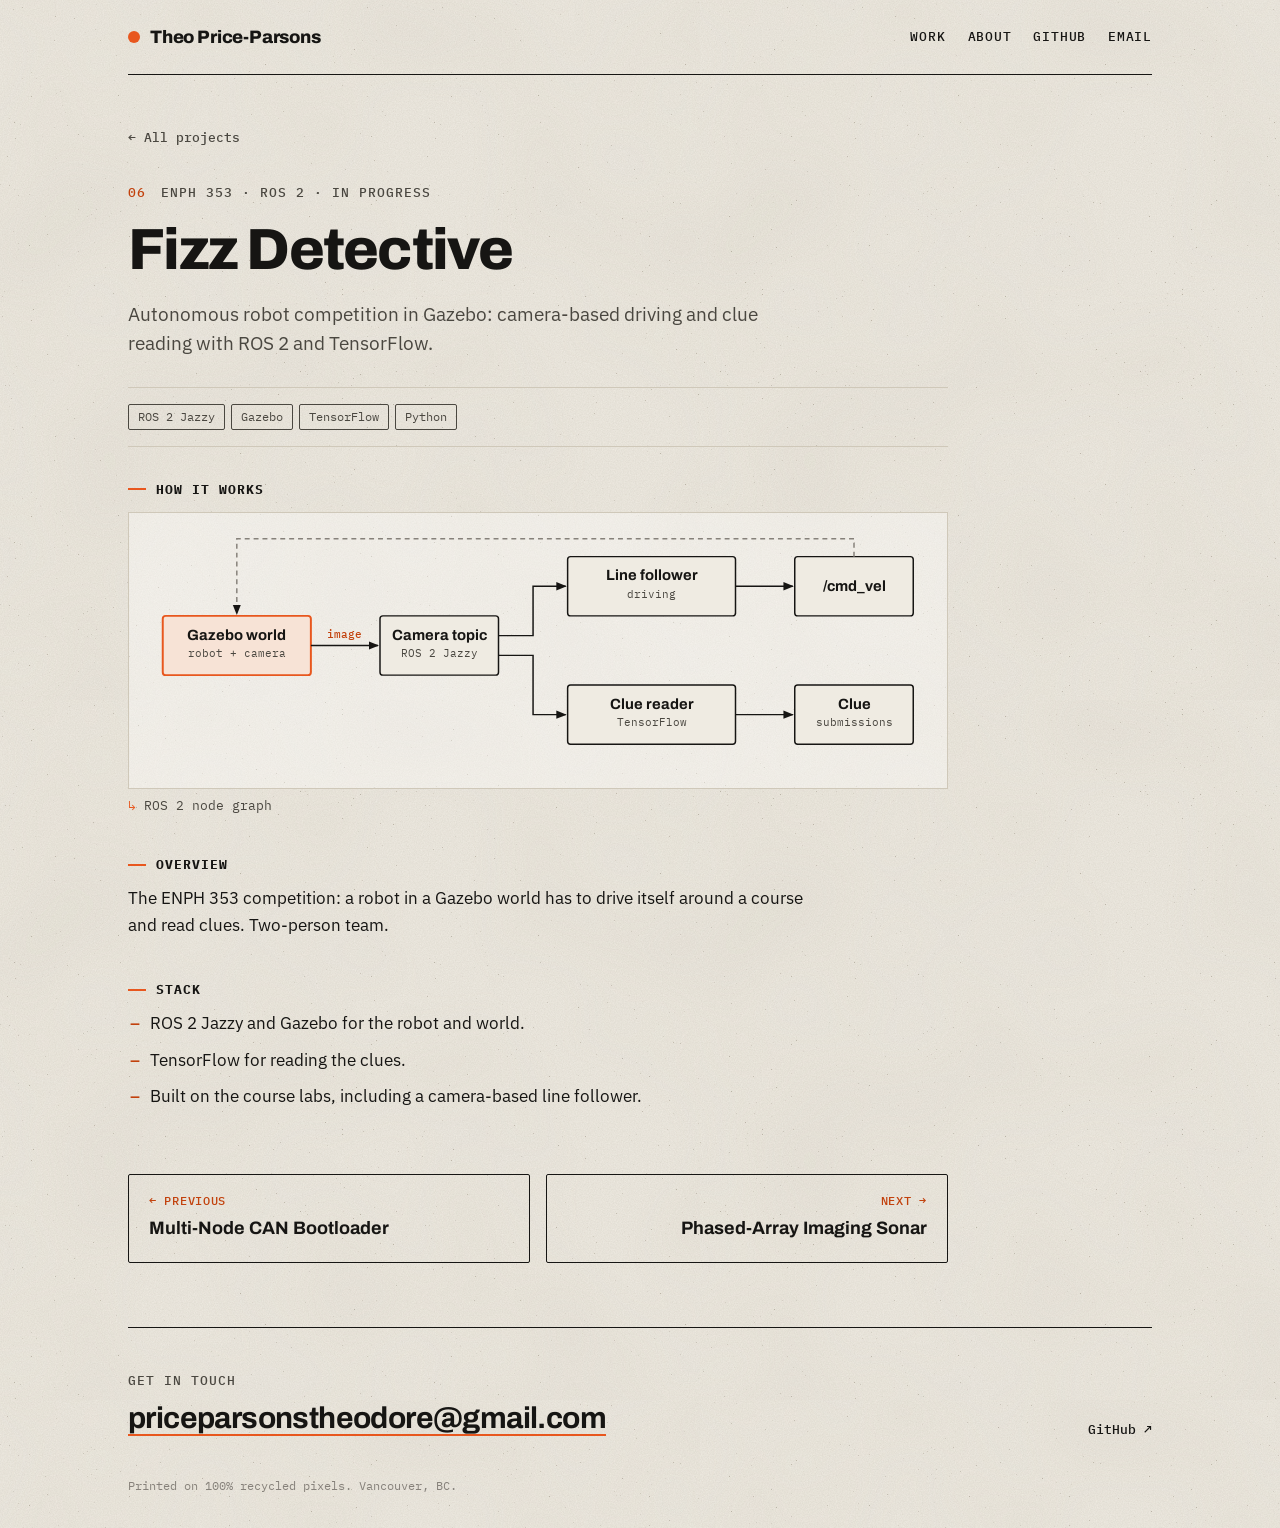
<file: projects/fizz-detective.html>
<!DOCTYPE html>
<html lang="en">
<head>
<meta charset="UTF-8">
<meta name="viewport" content="width=device-width, initial-scale=1.0">
<title>Fizz Detective · Theo Price-Parsons</title>
<meta name="description" content="Theo Price-Parsons. Engineering Physics at UBC. Motor control, embedded firmware, PCBs and robotics.">
<link rel="preconnect" href="https://fonts.googleapis.com">
<link rel="preconnect" href="https://fonts.gstatic.com" crossorigin>
<link href="https://fonts.googleapis.com/css2?family=Archivo:wght@500;700;800&family=IBM+Plex+Mono:wght@400;500&family=IBM+Plex+Sans:ital,wght@0,400;0,500;1,400&display=swap" rel="stylesheet">
<link rel="stylesheet" href="../style.css">
</head>
<body>
<div class="sheet">
<header class="top">
  <a class="mark" href="../index.html">Theo Price-Parsons</a>
  <nav><a href="../index.html#work">Work</a><a href="../index.html#about">About</a><a href="https://github.com/TheodorePriceParsons" target="_blank" rel="noopener">GitHub</a><a href="mailto:priceparsonstheodore@gmail.com">Email</a></nav>
</header>

<article class="project">
  <a class="back" href="../index.html#work">← All projects</a>
  <p class="label"><span class="hl-n">06</span> ENPH 353 · ROS 2 · In progress</p>
  <h1>Fizz Detective</h1>
  <p class="intro">Autonomous robot competition in Gazebo: camera-based driving and clue reading with ROS 2 and TensorFlow.</p>
  <div class="meta"><div class="tags"><span>ROS 2 Jazzy</span><span>Gazebo</span><span>TensorFlow</span><span>Python</span></div></div>
  <div class="photos n0"></div>
  <section class="dgs"><h2 class="dg-h">How it works</h2><figure class="diagram"><div class="dg-scroll"><svg viewBox="0 0 800 250" role="img" aria-label="ROS 2 node graph"><defs><marker id="ah" viewBox="0 0 10 10" refX="9" refY="5" markerWidth="7" markerHeight="7" orient="auto-start-reverse"><path d="M0,1 L10,5 L0,9 z" class="ahd"/></marker></defs><g class="bx acc"><rect x="20" y="90" width="150" height="60" rx="3"/><text class="bt" x="95.0" y="114.0">Gazebo world</text><text class="bs" x="95.0" y="132.0">robot + camera</text></g><path class="ar" d="M170,120 L238,120" marker-end="url(#ah)"/><text class="al" x="204" y="112" text-anchor="middle">image</text><g class="bx "><rect x="240" y="90" width="120" height="60" rx="3"/><text class="bt" x="300.0" y="114.0">Camera topic</text><text class="bs" x="300.0" y="132.0">ROS 2 Jazzy</text></g><g class="bx "><rect x="430" y="30" width="170" height="60" rx="3"/><text class="bt" x="515.0" y="54.0">Line follower</text><text class="bs" x="515.0" y="72.0">driving</text></g><g class="bx "><rect x="430" y="160" width="170" height="60" rx="3"/><text class="bt" x="515.0" y="184.0">Clue reader</text><text class="bs" x="515.0" y="202.0">TensorFlow</text></g><path class="ar" d="M360,110 L395,110 L395,60 L428,60" marker-end="url(#ah)"/><path class="ar" d="M360,130 L395,130 L395,190 L428,190" marker-end="url(#ah)"/><g class="bx "><rect x="660" y="30" width="120" height="60" rx="3"/><text class="bt" x="720.0" y="65.0">/cmd_vel</text></g><g class="bx "><rect x="660" y="160" width="120" height="60" rx="3"/><text class="bt" x="720.0" y="184.0">Clue</text><text class="bs" x="720.0" y="202.0">submissions</text></g><path class="ar" d="M600,60 L658,60" marker-end="url(#ah)"/><path class="ar" d="M600,190 L658,190" marker-end="url(#ah)"/><path class="ar dash" d="M720,30 L720,12 L95,12 L95,88" marker-end="url(#ah)"/></svg></div><figcaption>ROS 2 node graph</figcaption></figure></section>
  <div class="body">
<h2>Overview</h2><p>The ENPH 353 competition: a robot in a Gazebo world has to drive itself around a course and read clues. Two-person team.</p>
<h2>Stack</h2><ul><li>ROS 2 Jazzy and Gazebo for the robot and world.</li><li>TensorFlow for reading the clues.</li><li>Built on the course labs, including a camera-based line follower.</li></ul>
  </div>
  <nav class="pn">
    <a href="can-bootloader.html"><small>← Previous</small><b>Multi-Node CAN Bootloader</b></a>
    <a class="r" href="sonar.html"><small>Next →</small><b>Phased-Array Imaging Sonar</b></a>
  </nav>
</article>
<footer class="foot">
  <div><span class="label">Get in touch</span><a class="big" href="mailto:priceparsonstheodore@gmail.com">priceparsonstheodore@gmail.com</a></div>
  <div class="foot-links"><a href="https://github.com/TheodorePriceParsons" target="_blank" rel="noopener">GitHub ↗</a><!-- <a href="resume.pdf" target="_blank">Resume ↗</a> --><!-- <a href="https://www.linkedin.com/in/YOUR-HANDLE" target="_blank" rel="noopener">LinkedIn ↗</a> --></div>
  <p class="fine">Printed on 100% recycled pixels. Vancouver, BC.</p>
</footer>
</div>
</body>
</html>
</file>
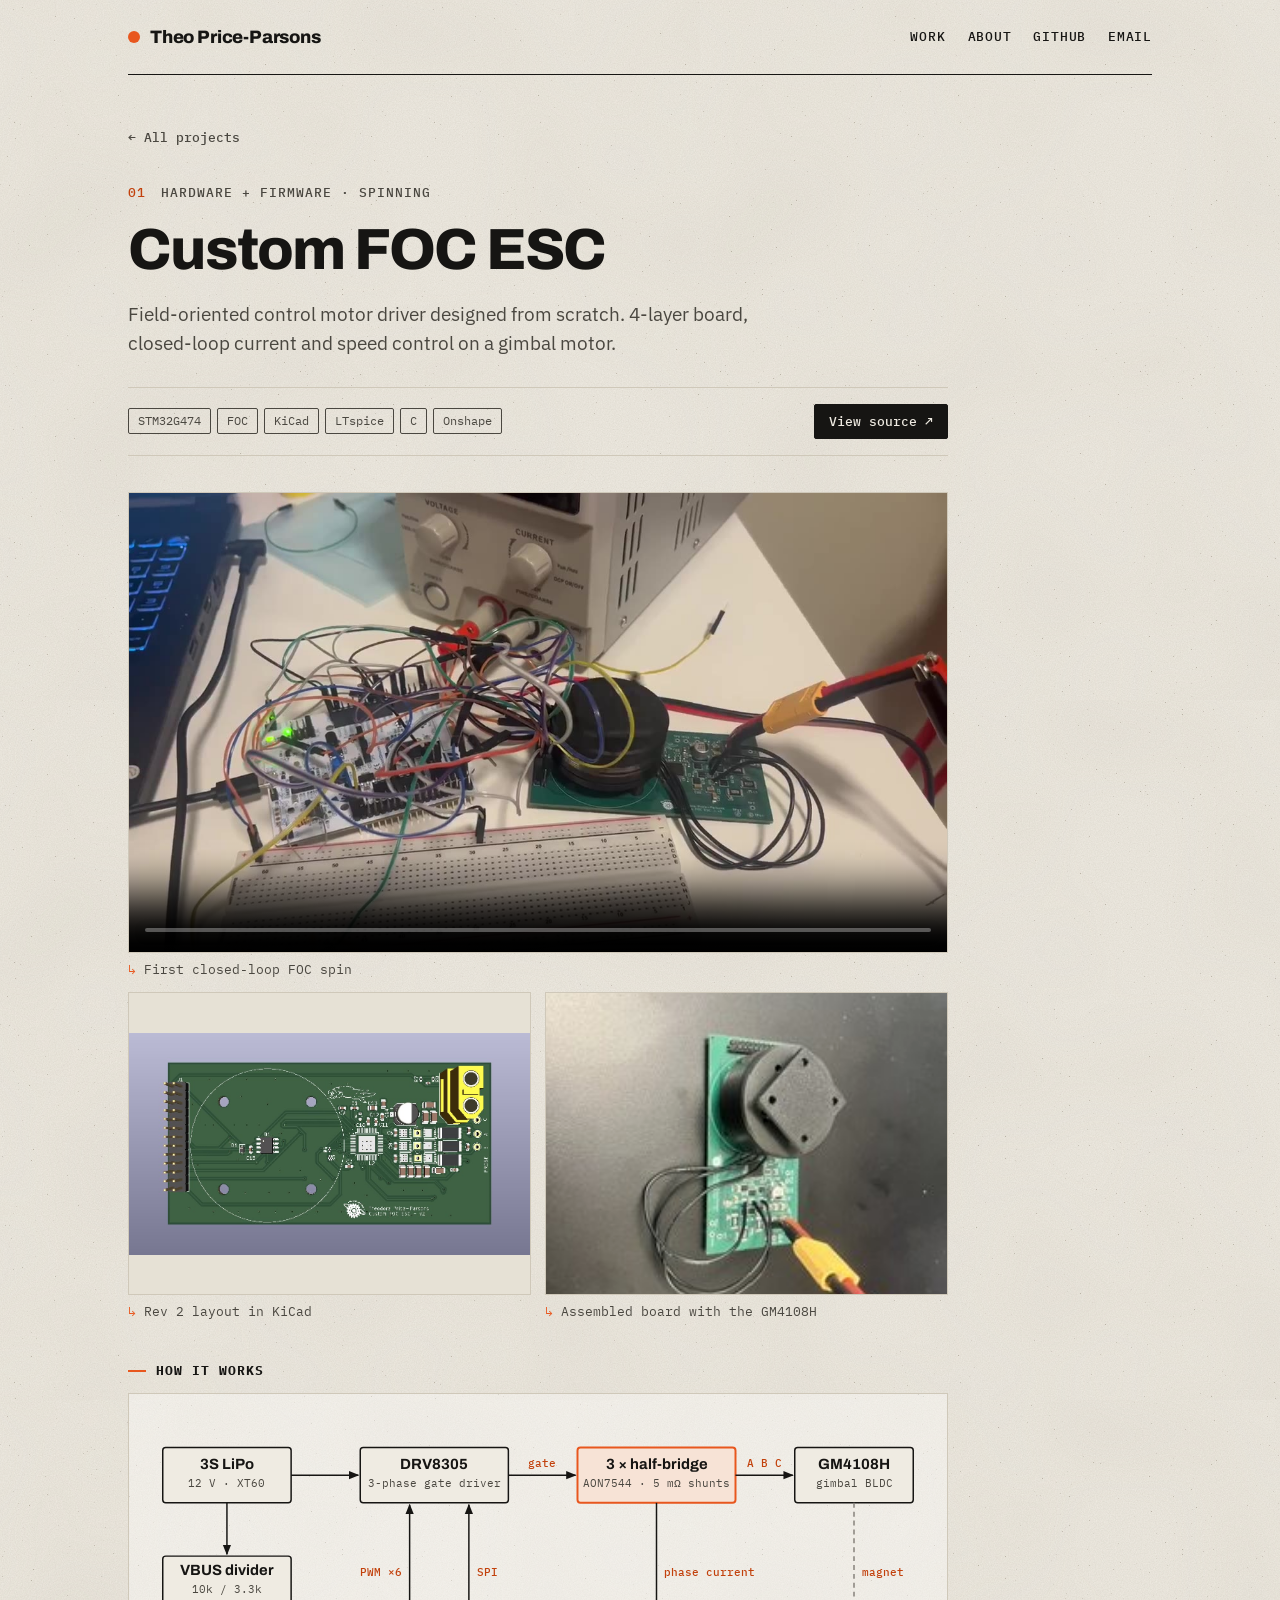
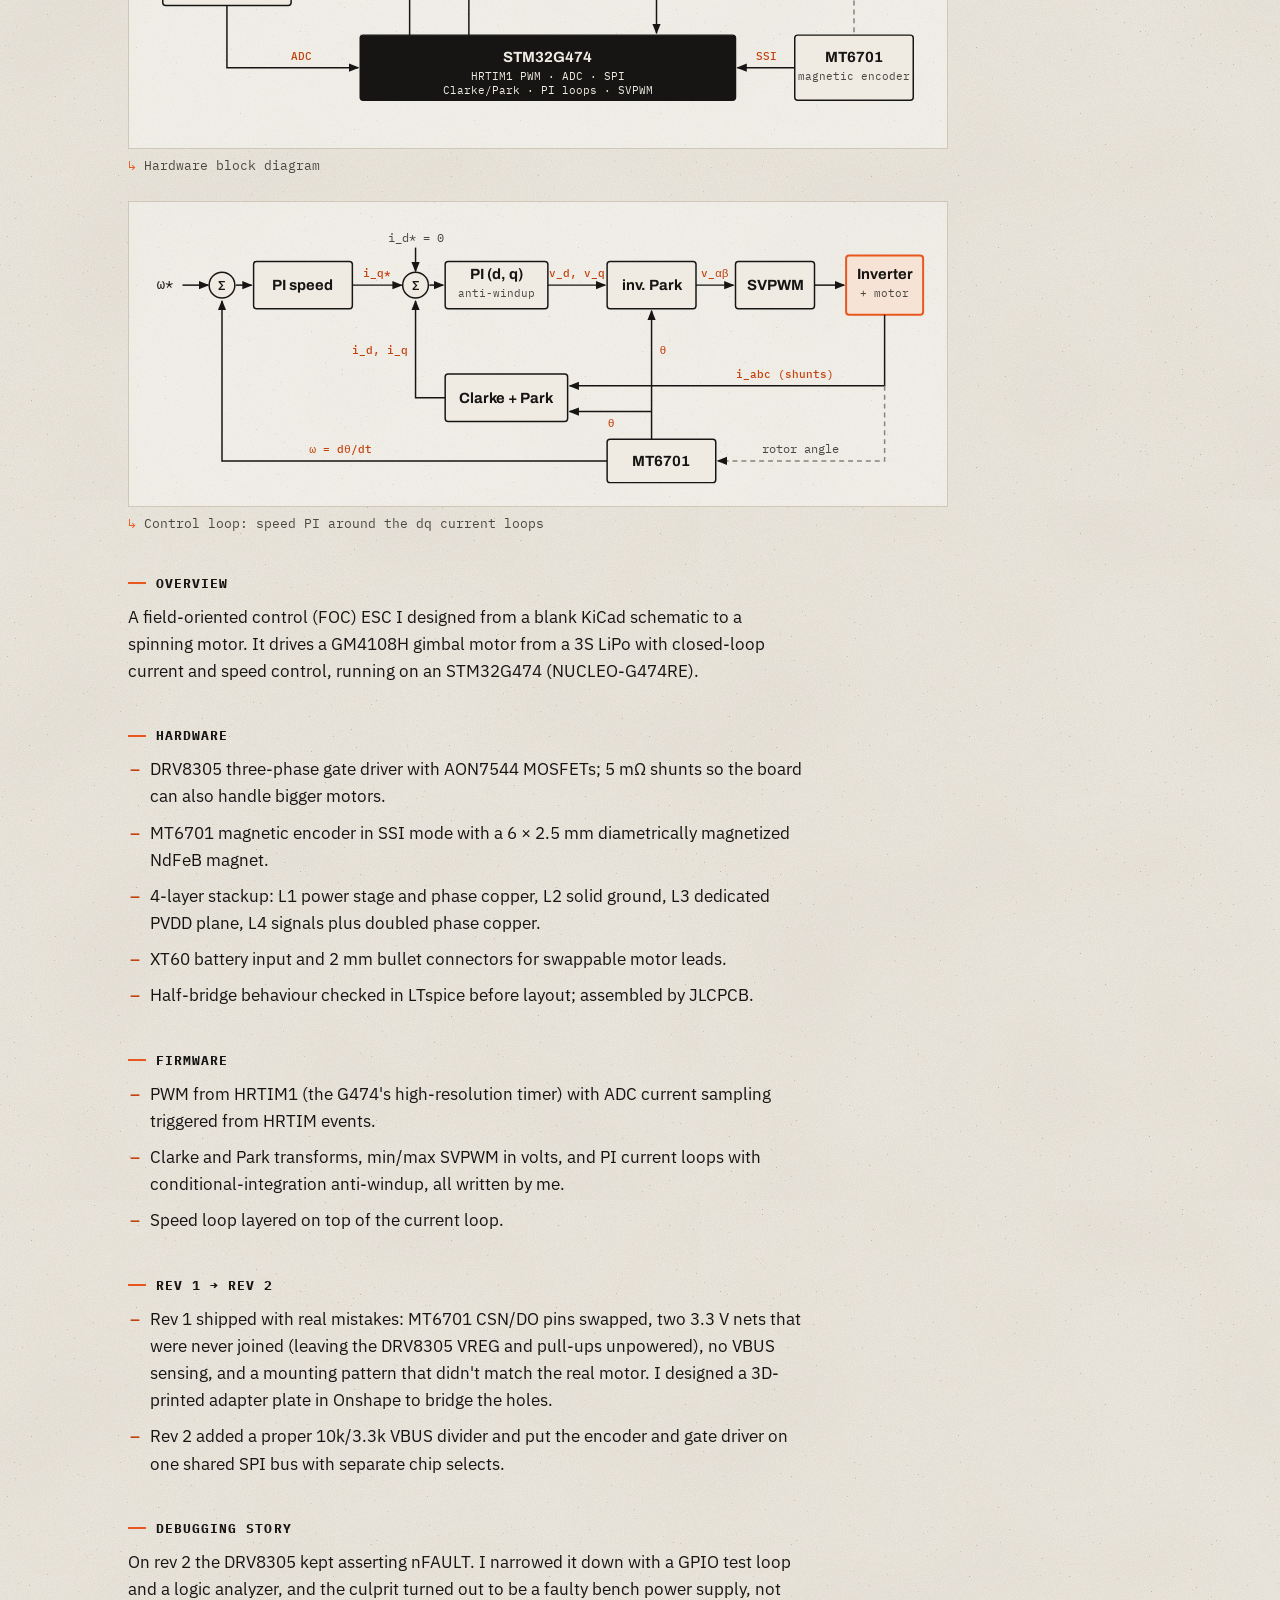
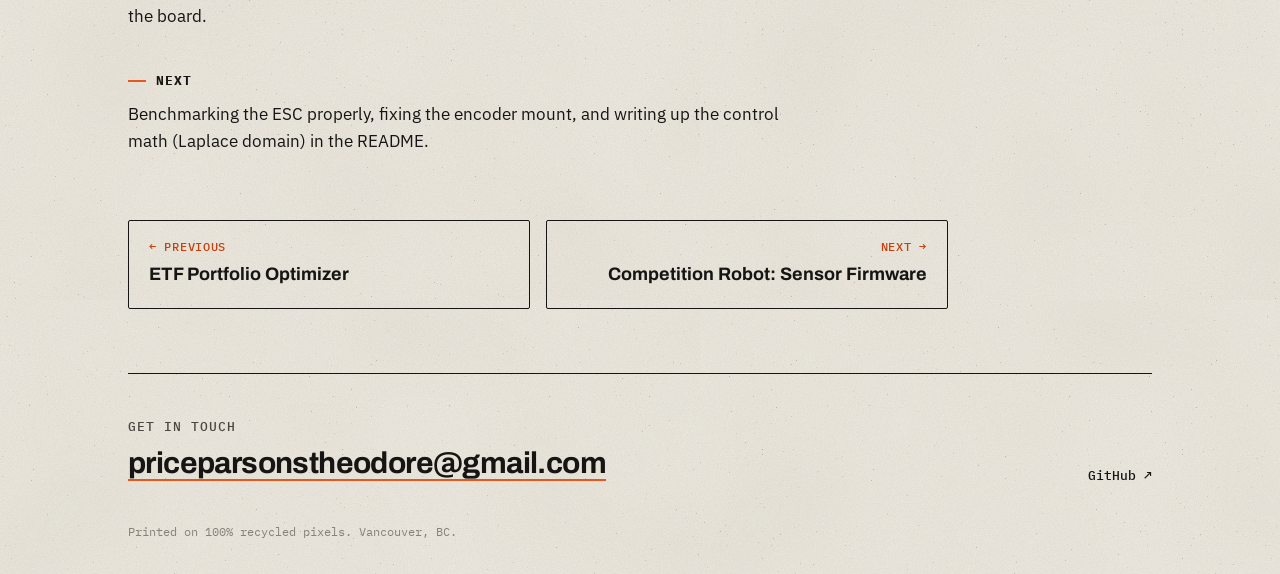
<file: projects/foc-esc.html>
<!DOCTYPE html>
<html lang="en">
<head>
<meta charset="UTF-8">
<meta name="viewport" content="width=device-width, initial-scale=1.0">
<title>Custom FOC ESC · Theo Price-Parsons</title>
<meta name="description" content="Theo Price-Parsons. Engineering Physics at UBC. Motor control, embedded firmware, PCBs and robotics.">
<link rel="preconnect" href="https://fonts.googleapis.com">
<link rel="preconnect" href="https://fonts.gstatic.com" crossorigin>
<link href="https://fonts.googleapis.com/css2?family=Archivo:wght@500;700;800&family=IBM+Plex+Mono:wght@400;500&family=IBM+Plex+Sans:ital,wght@0,400;0,500;1,400&display=swap" rel="stylesheet">
<link rel="stylesheet" href="../style.css">
</head>
<body>
<div class="sheet">
<header class="top">
  <a class="mark" href="../index.html">Theo Price-Parsons</a>
  <nav><a href="../index.html#work">Work</a><a href="../index.html#about">About</a><a href="https://github.com/TheodorePriceParsons" target="_blank" rel="noopener">GitHub</a><a href="mailto:priceparsonstheodore@gmail.com">Email</a></nav>
</header>

<article class="project">
  <a class="back" href="../index.html#work">← All projects</a>
  <p class="label"><span class="hl-n">01</span> Hardware + Firmware · Spinning</p>
  <h1>Custom FOC ESC</h1>
  <p class="intro">Field-oriented control motor driver designed from scratch. 4-layer board, closed-loop current and speed control on a gimbal motor.</p>
  <div class="meta"><div class="tags"><span>STM32G474</span><span>FOC</span><span>KiCad</span><span>LTspice</span><span>C</span><span>Onshape</span></div><a class="btn solid" href="https://github.com/TheodorePriceParsons/Custom-FOC-ESC" target="_blank" rel="noopener">View source ↗</a></div>
  <div class="photos n3"><figure class="ph"><div class="frame"><video src="../assets/foc-esc-spin.mp4" poster="../assets/foc-esc-spin-poster.jpg" autoplay muted loop playsinline controls preload="metadata"></video></div><figcaption>First closed-loop FOC spin</figcaption></figure><figure class="ph"><div class="frame fit"><a href="../assets/foc-esc-render.jpg" target="_blank"><img src="../assets/foc-esc-render.jpg" alt="Rev 2 layout in KiCad" loading="lazy"></a></div><figcaption>Rev 2 layout in KiCad</figcaption></figure><figure class="ph"><div class="frame"><a href="../assets/foc-esc-board.jpg" target="_blank"><img src="../assets/foc-esc-board.jpg" alt="Assembled board with the GM4108H" loading="lazy"></a></div><figcaption>Assembled board with the GM4108H</figcaption></figure></div>
  <section class="dgs"><h2 class="dg-h">How it works</h2><figure class="diagram"><div class="dg-scroll"><svg viewBox="0 0 800 330" role="img" aria-label="Hardware block diagram"><defs><marker id="ah" viewBox="0 0 10 10" refX="9" refY="5" markerWidth="7" markerHeight="7" orient="auto-start-reverse"><path d="M0,1 L10,5 L0,9 z" class="ahd"/></marker></defs><g class="bx "><rect x="20" y="40" width="130" height="56" rx="3"/><text class="bt" x="85.0" y="62.0">3S LiPo</text><text class="bs" x="85.0" y="80.0">12 V · XT60</text></g><g class="bx "><rect x="220" y="40" width="150" height="56" rx="3"/><text class="bt" x="295.0" y="62.0">DRV8305</text><text class="bs" x="295.0" y="80.0">3-phase gate driver</text></g><g class="bx acc"><rect x="440" y="40" width="160" height="56" rx="3"/><text class="bt" x="520.0" y="62.0">3 × half-bridge</text><text class="bs" x="520.0" y="80.0">AON7544 · 5 mΩ shunts</text></g><g class="bx "><rect x="660" y="40" width="120" height="56" rx="3"/><text class="bt" x="720.0" y="62.0">GM4108H</text><text class="bs" x="720.0" y="80.0">gimbal BLDC</text></g><g class="bx "><rect x="20" y="150" width="130" height="50" rx="3"/><text class="bt" x="85.0" y="169.0">VBUS divider</text><text class="bs" x="85.0" y="187.0">10k / 3.3k</text></g><g class="bx mcu"><rect x="220" y="230" width="380" height="66" rx="3"/><text class="bt" x="410.0" y="257.0">STM32G474</text><text class="bs" x="410.0" y="275.0">HRTIM1 PWM · ADC · SPI</text><text class="bs" x="410.0" y="290.0">Clarke/Park · PI loops · SVPWM</text></g><g class="bx "><rect x="660" y="230" width="120" height="66" rx="3"/><text class="bt" x="720.0" y="257.0">MT6701</text><text class="bs" x="720.0" y="275.0">magnetic encoder</text></g><path class="ar" d="M150,68 L218,68" marker-end="url(#ah)"/><path class="ar" d="M370,68 L438,68" marker-end="url(#ah)"/><text class="al" x="404.0" y="60.0" text-anchor="middle">gate</text><path class="ar" d="M600,68 L658,68" marker-end="url(#ah)"/><text class="al" x="629.0" y="60.0" text-anchor="middle">A B C</text><path class="ar" d="M85,96 L85,148" marker-end="url(#ah)"/><path class="ar" d="M85,200 L85,263 L218,263" marker-end="url(#ah)"/><text class="al" x="160" y="255" text-anchor="middle">ADC</text><path class="ar" d="M270,230 L270,98" marker-end="url(#ah)"/><text class="al" x="262" y="170" text-anchor="end">PWM ×6</text><path class="ar" d="M330,230 L330,98" marker-end="url(#ah)"/><text class="al" x="338" y="170" text-anchor="start">SPI</text><path class="ar" d="M520,96 L520,228" marker-end="url(#ah)"/><text class="al" x="528" y="170" text-anchor="start">phase current</text><path class="ar dash" d="M720,96 L720,228"/><text class="al" x="728" y="170" text-anchor="start">magnet</text><path class="ar" d="M660,263 L602,263" marker-end="url(#ah)"/><text class="al" x="631" y="255" text-anchor="middle">SSI</text></svg></div><figcaption>Hardware block diagram</figcaption></figure><figure class="diagram"><div class="dg-scroll"><svg viewBox="0 0 800 280" role="img" aria-label="Control loop: speed PI around the dq current loops"><defs><marker id="ah" viewBox="0 0 10 10" refX="9" refY="5" markerWidth="7" markerHeight="7" orient="auto-start-reverse"><path d="M0,1 L10,5 L0,9 z" class="ahd"/></marker></defs><text class="nt big" x="14" y="74" text-anchor="start">ω*</text><path class="ar" d="M40,70 L66,70" marker-end="url(#ah)"/><g class="sm"><circle cx="80" cy="70" r="13"/><text x="80" y="75">Σ</text></g><path class="ar" d="M94,70 L110,70" marker-end="url(#ah)"/><g class="bx "><rect x="112" y="46" width="100" height="48" rx="3"/><text class="bt" x="162.0" y="75.0">PI speed</text></g><path class="ar" d="M212,70 L262,70" marker-end="url(#ah)"/><text class="al" x="237" y="62" text-anchor="middle">i_q*</text><text class="nt" x="276" y="26" text-anchor="middle">i_d* = 0</text><path class="ar" d="M276,32 L276,56" marker-end="url(#ah)"/><g class="sm"><circle cx="276" cy="70" r="13"/><text x="276" y="75">Σ</text></g><path class="ar" d="M290,70 L304,70" marker-end="url(#ah)"/><g class="bx "><rect x="306" y="46" width="104" height="48" rx="3"/><text class="bt" x="358.0" y="64.0">PI (d, q)</text><text class="bs" x="358.0" y="82.0">anti-windup</text></g><path class="ar" d="M410,70 L468,70" marker-end="url(#ah)"/><text class="al" x="439" y="62" text-anchor="middle">v_d, v_q</text><g class="bx "><rect x="470" y="46" width="90" height="48" rx="3"/><text class="bt" x="515.0" y="75.0">inv. Park</text></g><path class="ar" d="M560,70 L598,70" marker-end="url(#ah)"/><text class="al" x="579" y="62" text-anchor="middle">v_αβ</text><g class="bx "><rect x="600" y="46" width="80" height="48" rx="3"/><text class="bt" x="640.0" y="75.0">SVPWM</text></g><path class="ar" d="M680,70 L710,70" marker-end="url(#ah)"/><g class="bx acc"><rect x="712" y="40" width="78" height="60" rx="3"/><text class="bt" x="751.0" y="64.0">Inverter</text><text class="bs" x="751.0" y="82.0">+ motor</text></g><g class="bx "><rect x="306" y="160" width="124" height="48" rx="3"/><text class="bt" x="368.0" y="189.0">Clarke + Park</text></g><path class="ar" d="M751,100 L751,172 L432,172" marker-end="url(#ah)"/><text class="al" x="650" y="164" text-anchor="middle">i_abc (shunts)</text><path class="ar" d="M306,184 L276,184 L276,86" marker-end="url(#ah)"/><text class="al" x="268" y="140" text-anchor="end">i_d, i_q</text><g class="bx "><rect x="470" y="226" width="110" height="44" rx="3"/><text class="bt" x="525.0" y="253.0">MT6701</text></g><path class="ar dash" d="M751,172 L751,248 L582,248" marker-end="url(#ah)"/><text class="nt" x="666" y="240" text-anchor="middle">rotor angle</text><path class="ar" d="M515,226 L515,96" marker-end="url(#ah)"/><text class="al" x="523" y="140" text-anchor="start">θ</text><path class="ar" d="M515,198 L432,198" marker-end="url(#ah)"/><text class="al" x="474" y="214" text-anchor="middle">θ</text><path class="ar" d="M470,248 L80,248 L80,86" marker-end="url(#ah)"/><text class="al" x="200" y="240" text-anchor="middle">ω = dθ/dt</text></svg></div><figcaption>Control loop: speed PI around the dq current loops</figcaption></figure></section>
  <div class="body">
<h2>Overview</h2><p>A field-oriented control (FOC) ESC I designed from a blank KiCad schematic to a spinning motor. It drives a GM4108H gimbal motor from a 3S LiPo with closed-loop current and speed control, running on an STM32G474 (NUCLEO-G474RE).</p>
<h2>Hardware</h2><ul><li>DRV8305 three-phase gate driver with AON7544 MOSFETs; 5 mΩ shunts so the board can also handle bigger motors.</li><li>MT6701 magnetic encoder in SSI mode with a 6 × 2.5 mm diametrically magnetized NdFeB magnet.</li><li>4-layer stackup: L1 power stage and phase copper, L2 solid ground, L3 dedicated PVDD plane, L4 signals plus doubled phase copper.</li><li>XT60 battery input and 2 mm bullet connectors for swappable motor leads.</li><li>Half-bridge behaviour checked in LTspice before layout; assembled by JLCPCB.</li></ul>
<h2>Firmware</h2><ul><li>PWM from HRTIM1 (the G474's high-resolution timer) with ADC current sampling triggered from HRTIM events.</li><li>Clarke and Park transforms, min/max SVPWM in volts, and PI current loops with conditional-integration anti-windup, all written by me.</li><li>Speed loop layered on top of the current loop.</li></ul>
<h2>Rev 1 → Rev 2</h2><ul><li>Rev 1 shipped with real mistakes: MT6701 CSN/DO pins swapped, two 3.3 V nets that were never joined (leaving the DRV8305 VREG and pull-ups unpowered), no VBUS sensing, and a mounting pattern that didn't match the real motor. I designed a 3D-printed adapter plate in Onshape to bridge the holes.</li><li>Rev 2 added a proper 10k/3.3k VBUS divider and put the encoder and gate driver on one shared SPI bus with separate chip selects.</li></ul>
<h2>Debugging story</h2><p>On rev 2 the DRV8305 kept asserting nFAULT. I narrowed it down with a GPIO test loop and a logic analyzer, and the culprit turned out to be a faulty bench power supply, not the board.</p>
<h2>Next</h2><p>Benchmarking the ESC properly, fixing the encoder mount, and writing up the control math (Laplace domain) in the README.</p>
  </div>
  <nav class="pn">
    <a href="etf-optimizer.html"><small>← Previous</small><b>ETF Portfolio Optimizer</b></a>
    <a class="r" href="enph-253.html"><small>Next →</small><b>Competition Robot: Sensor Firmware</b></a>
  </nav>
</article>
<footer class="foot">
  <div><span class="label">Get in touch</span><a class="big" href="mailto:priceparsonstheodore@gmail.com">priceparsonstheodore@gmail.com</a></div>
  <div class="foot-links"><a href="https://github.com/TheodorePriceParsons" target="_blank" rel="noopener">GitHub ↗</a><!-- <a href="resume.pdf" target="_blank">Resume ↗</a> --><!-- <a href="https://www.linkedin.com/in/YOUR-HANDLE" target="_blank" rel="noopener">LinkedIn ↗</a> --></div>
  <p class="fine">Printed on 100% recycled pixels. Vancouver, BC.</p>
</footer>
</div>
</body>
</html>
</file>
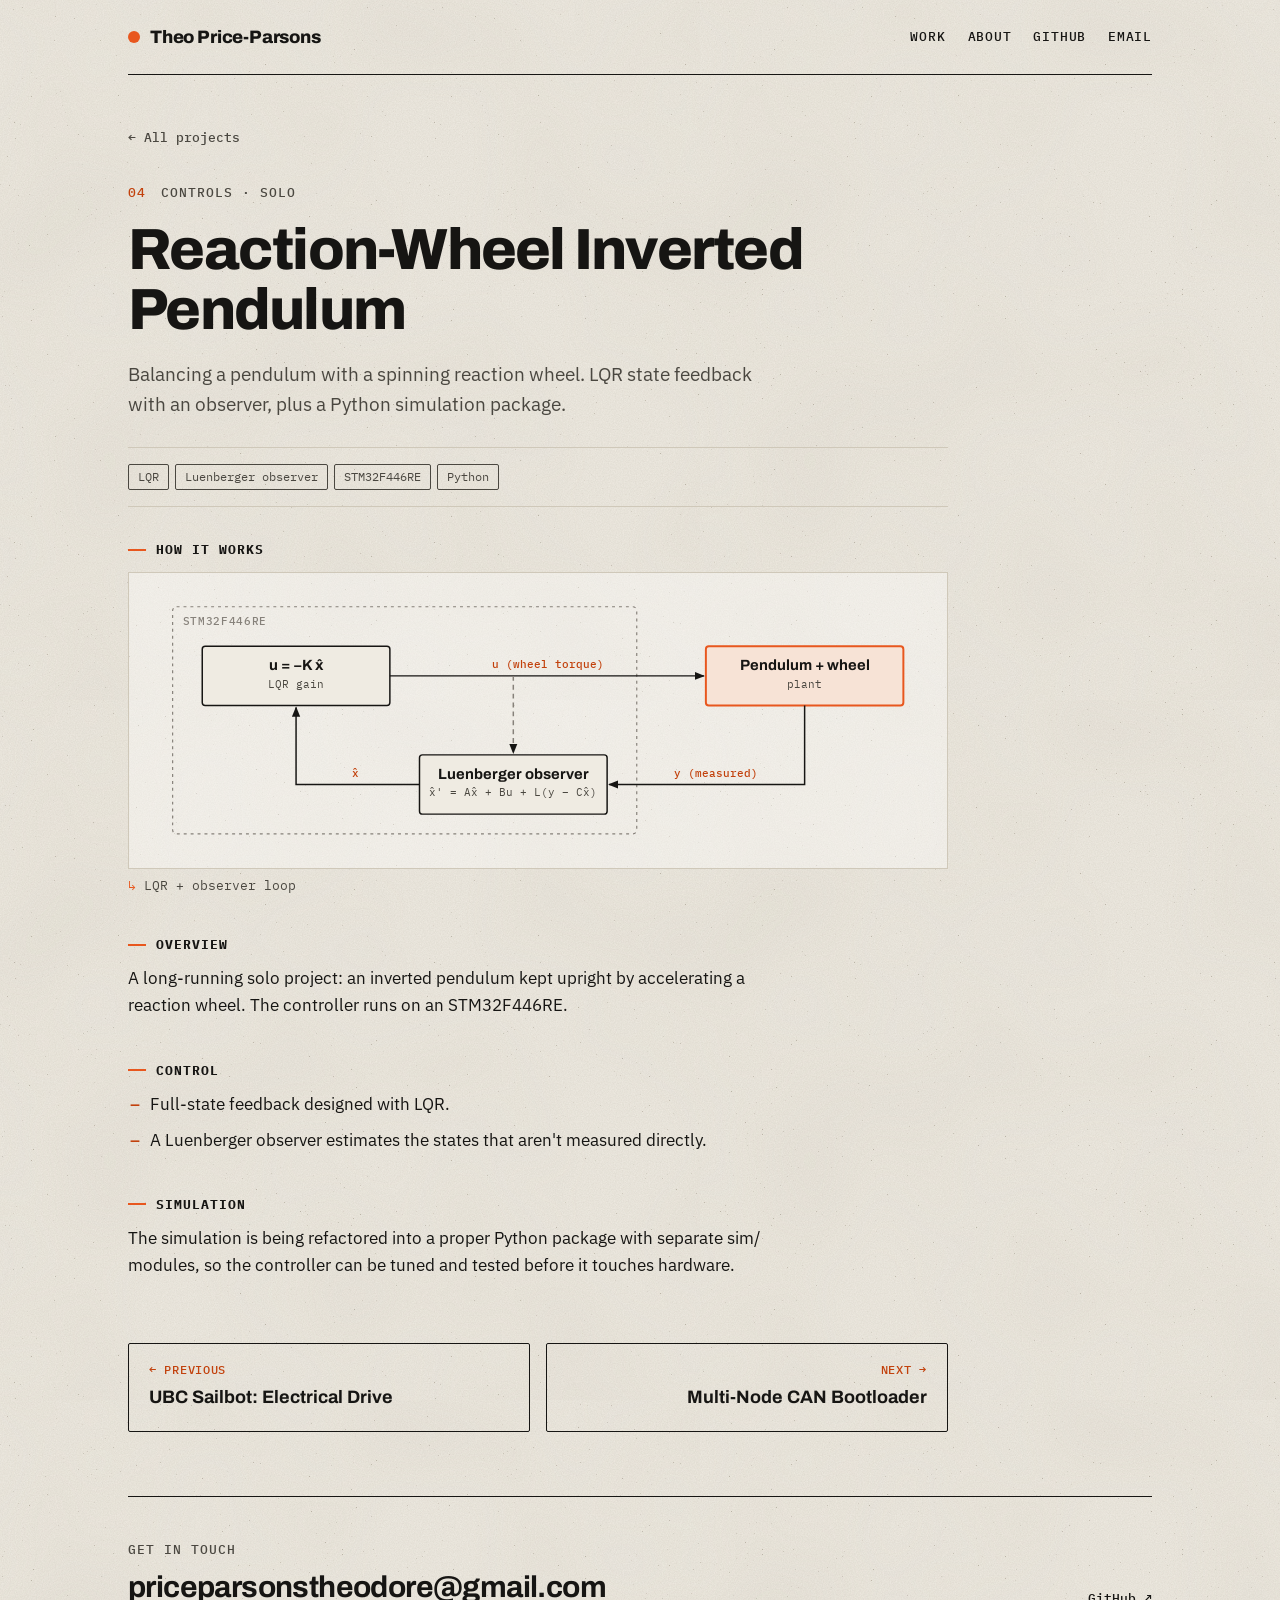
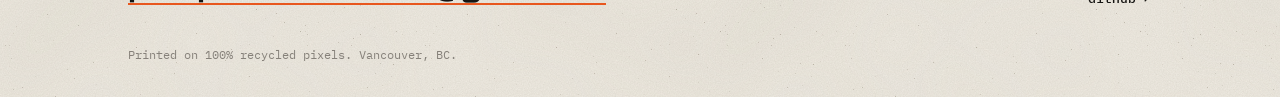
<file: projects/reaction-wheel.html>
<!DOCTYPE html>
<html lang="en">
<head>
<meta charset="UTF-8">
<meta name="viewport" content="width=device-width, initial-scale=1.0">
<title>Reaction-Wheel Inverted Pendulum · Theo Price-Parsons</title>
<meta name="description" content="Theo Price-Parsons. Engineering Physics at UBC. Motor control, embedded firmware, PCBs and robotics.">
<link rel="preconnect" href="https://fonts.googleapis.com">
<link rel="preconnect" href="https://fonts.gstatic.com" crossorigin>
<link href="https://fonts.googleapis.com/css2?family=Archivo:wght@500;700;800&family=IBM+Plex+Mono:wght@400;500&family=IBM+Plex+Sans:ital,wght@0,400;0,500;1,400&display=swap" rel="stylesheet">
<link rel="stylesheet" href="../style.css">
</head>
<body>
<div class="sheet">
<header class="top">
  <a class="mark" href="../index.html">Theo Price-Parsons</a>
  <nav><a href="../index.html#work">Work</a><a href="../index.html#about">About</a><a href="https://github.com/TheodorePriceParsons" target="_blank" rel="noopener">GitHub</a><a href="mailto:priceparsonstheodore@gmail.com">Email</a></nav>
</header>

<article class="project">
  <a class="back" href="../index.html#work">← All projects</a>
  <p class="label"><span class="hl-n">04</span> Controls · Solo</p>
  <h1>Reaction-Wheel Inverted Pendulum</h1>
  <p class="intro">Balancing a pendulum with a spinning reaction wheel. LQR state feedback with an observer, plus a Python simulation package.</p>
  <div class="meta"><div class="tags"><span>LQR</span><span>Luenberger observer</span><span>STM32F446RE</span><span>Python</span></div></div>
  <div class="photos n0"></div>
  <section class="dgs"><h2 class="dg-h">How it works</h2><figure class="diagram"><div class="dg-scroll"><svg viewBox="0 0 800 270" role="img" aria-label="LQR + observer loop"><defs><marker id="ah" viewBox="0 0 10 10" refX="9" refY="5" markerWidth="7" markerHeight="7" orient="auto-start-reverse"><path d="M0,1 L10,5 L0,9 z" class="ahd"/></marker></defs><g class="grp"><rect x="30" y="20" width="470" height="230" rx="4"/><text x="40" y="38">STM32F446RE</text></g><g class="bx "><rect x="60" y="60" width="190" height="60" rx="3"/><text class="bt" x="155.0" y="84.0">u = −K x̂</text><text class="bs" x="155.0" y="102.0">LQR gain</text></g><g class="bx acc"><rect x="570" y="60" width="200" height="60" rx="3"/><text class="bt" x="670.0" y="84.0">Pendulum + wheel</text><text class="bs" x="670.0" y="102.0">plant</text></g><g class="bx "><rect x="280" y="170" width="190" height="60" rx="3"/><text class="bt" x="375.0" y="194.0">Luenberger observer</text><text class="bs" x="375.0" y="212.0">x̂&#x27; = Ax̂ + Bu + L(y − Cx̂)</text></g><path class="ar" d="M250,90 L568,90" marker-end="url(#ah)"/><text class="al" x="410" y="82" text-anchor="middle">u (wheel torque)</text><path class="ar" d="M670,120 L670,200 L472,200" marker-end="url(#ah)"/><text class="al" x="580" y="192" text-anchor="middle">y (measured)</text><path class="ar" d="M280,200 L155,200 L155,122" marker-end="url(#ah)"/><text class="al" x="215" y="192" text-anchor="middle">x̂</text><path class="ar dash" d="M375,90 L375,168" marker-end="url(#ah)"/></svg></div><figcaption>LQR + observer loop</figcaption></figure></section>
  <div class="body">
<h2>Overview</h2><p>A long-running solo project: an inverted pendulum kept upright by accelerating a reaction wheel. The controller runs on an STM32F446RE.</p>
<h2>Control</h2><ul><li>Full-state feedback designed with LQR.</li><li>A Luenberger observer estimates the states that aren't measured directly.</li></ul>
<h2>Simulation</h2><p>The simulation is being refactored into a proper Python package with separate sim/ modules, so the controller can be tuned and tested before it touches hardware.</p>
  </div>
  <nav class="pn">
    <a href="sailbot.html"><small>← Previous</small><b>UBC Sailbot: Electrical Drive</b></a>
    <a class="r" href="can-bootloader.html"><small>Next →</small><b>Multi-Node CAN Bootloader</b></a>
  </nav>
</article>
<footer class="foot">
  <div><span class="label">Get in touch</span><a class="big" href="mailto:priceparsonstheodore@gmail.com">priceparsonstheodore@gmail.com</a></div>
  <div class="foot-links"><a href="https://github.com/TheodorePriceParsons" target="_blank" rel="noopener">GitHub ↗</a><!-- <a href="resume.pdf" target="_blank">Resume ↗</a> --><!-- <a href="https://www.linkedin.com/in/YOUR-HANDLE" target="_blank" rel="noopener">LinkedIn ↗</a> --></div>
  <p class="fine">Printed on 100% recycled pixels. Vancouver, BC.</p>
</footer>
</div>
</body>
</html>
</file>
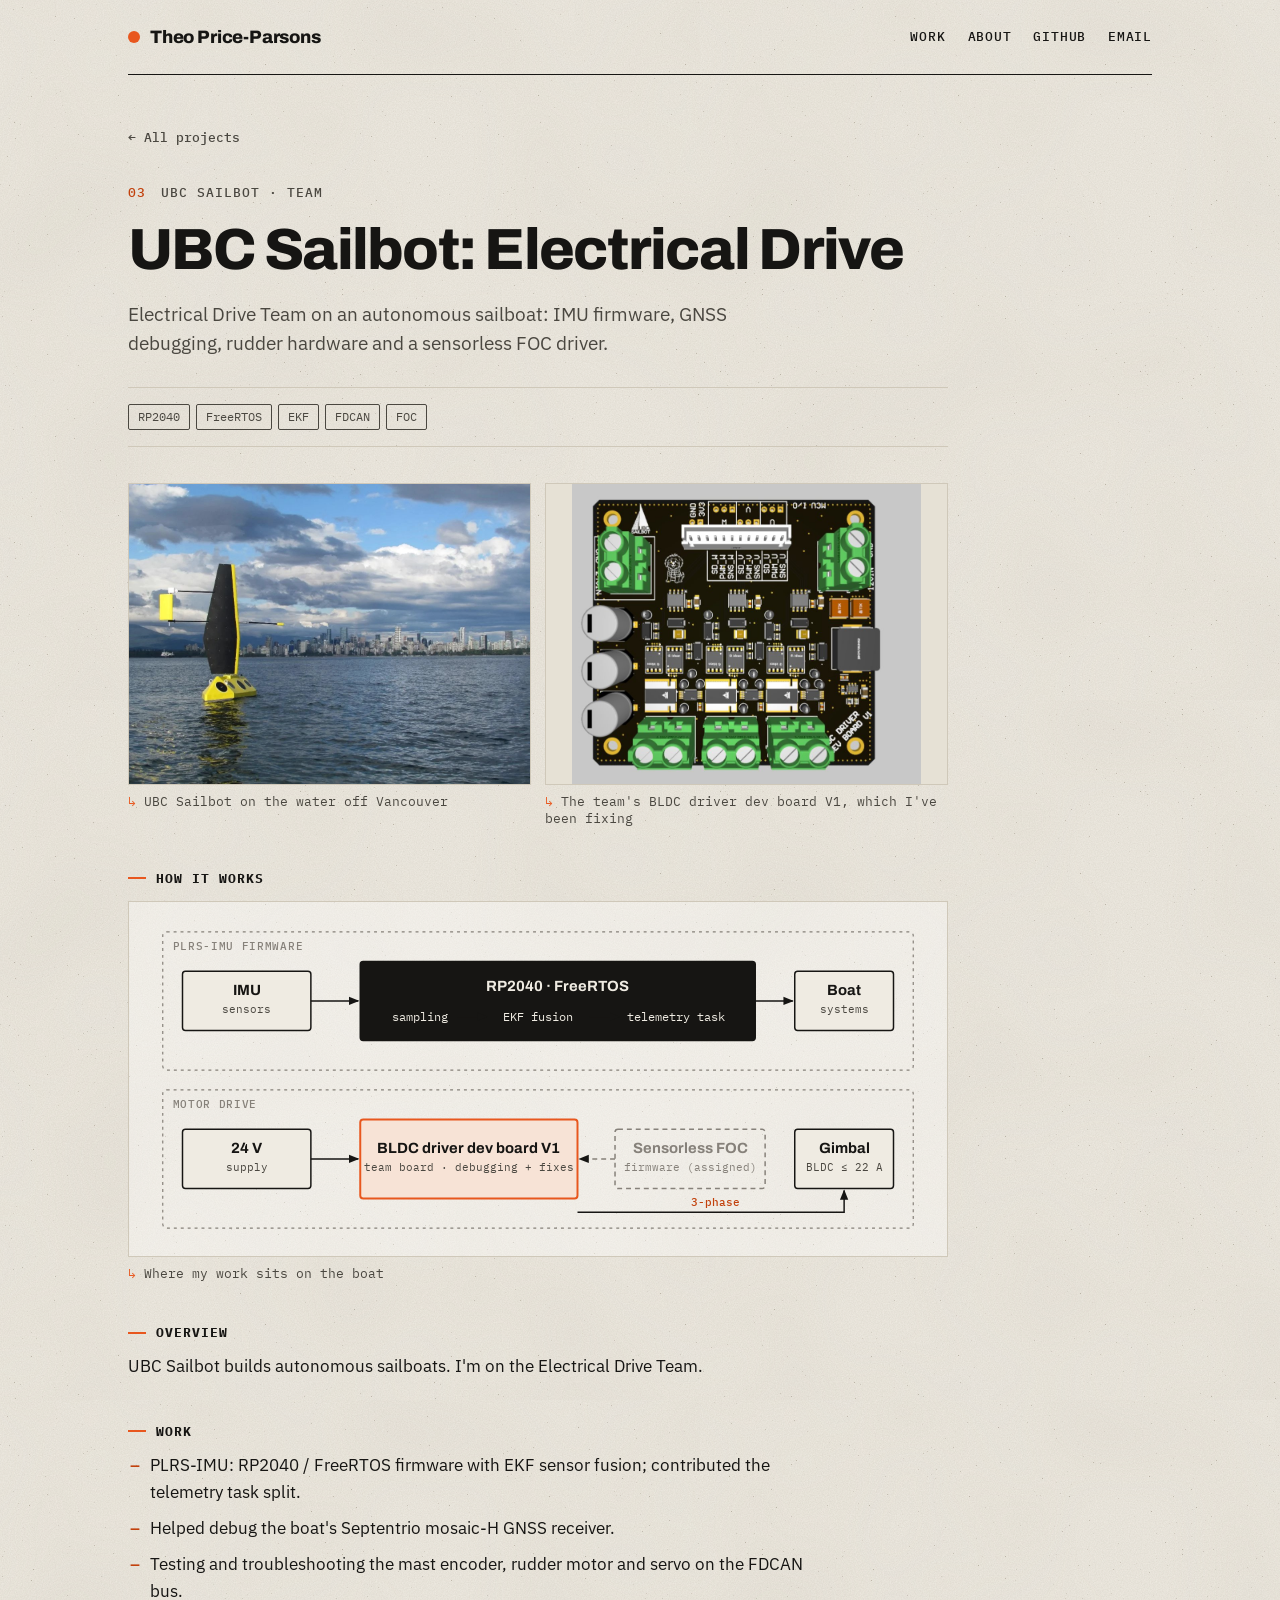
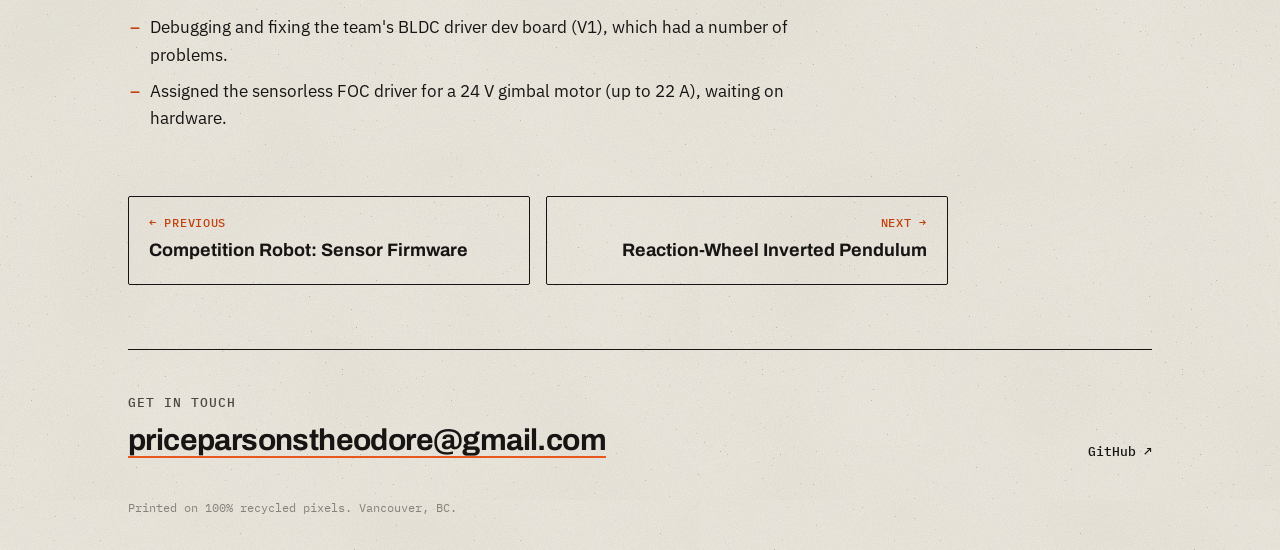
<file: projects/sailbot.html>
<!DOCTYPE html>
<html lang="en">
<head>
<meta charset="UTF-8">
<meta name="viewport" content="width=device-width, initial-scale=1.0">
<title>UBC Sailbot: Electrical Drive · Theo Price-Parsons</title>
<meta name="description" content="Theo Price-Parsons. Engineering Physics at UBC. Motor control, embedded firmware, PCBs and robotics.">
<link rel="preconnect" href="https://fonts.googleapis.com">
<link rel="preconnect" href="https://fonts.gstatic.com" crossorigin>
<link href="https://fonts.googleapis.com/css2?family=Archivo:wght@500;700;800&family=IBM+Plex+Mono:wght@400;500&family=IBM+Plex+Sans:ital,wght@0,400;0,500;1,400&display=swap" rel="stylesheet">
<link rel="stylesheet" href="../style.css">
</head>
<body>
<div class="sheet">
<header class="top">
  <a class="mark" href="../index.html">Theo Price-Parsons</a>
  <nav><a href="../index.html#work">Work</a><a href="../index.html#about">About</a><a href="https://github.com/TheodorePriceParsons" target="_blank" rel="noopener">GitHub</a><a href="mailto:priceparsonstheodore@gmail.com">Email</a></nav>
</header>

<article class="project">
  <a class="back" href="../index.html#work">← All projects</a>
  <p class="label"><span class="hl-n">03</span> UBC Sailbot · Team</p>
  <h1>UBC Sailbot: Electrical Drive</h1>
  <p class="intro">Electrical Drive Team on an autonomous sailboat: IMU firmware, GNSS debugging, rudder hardware and a sensorless FOC driver.</p>
  <div class="meta"><div class="tags"><span>RP2040</span><span>FreeRTOS</span><span>EKF</span><span>FDCAN</span><span>FOC</span></div></div>
  <div class="photos n2"><figure class="ph"><div class="frame"><a href="../assets/sailbot-boat.jpg" target="_blank"><img src="../assets/sailbot-boat.jpg" alt="UBC Sailbot on the water off Vancouver" loading="lazy"></a></div><figcaption>UBC Sailbot on the water off Vancouver</figcaption></figure><figure class="ph"><div class="frame fit"><a href="../assets/sailbot-driver-board.jpg" target="_blank"><img src="../assets/sailbot-driver-board.jpg" alt="The team&#x27;s BLDC driver dev board V1, which I&#x27;ve been fixing" loading="lazy"></a></div><figcaption>The team&#x27;s BLDC driver dev board V1, which I&#x27;ve been fixing</figcaption></figure></div>
  <section class="dgs"><h2 class="dg-h">How it works</h2><figure class="diagram"><div class="dg-scroll"><svg viewBox="0 0 800 330" role="img" aria-label="Where my work sits on the boat"><defs><marker id="ah" viewBox="0 0 10 10" refX="9" refY="5" markerWidth="7" markerHeight="7" orient="auto-start-reverse"><path d="M0,1 L10,5 L0,9 z" class="ahd"/></marker></defs><g class="grp"><rect x="20" y="176" width="760" height="140" rx="4"/><text x="30" y="194">Motor drive</text></g><g class="grp"><rect x="20" y="16" width="760" height="140" rx="4"/><text x="30" y="34">PLRS-IMU firmware</text></g><g class="bx "><rect x="40" y="56" width="130" height="60" rx="3"/><text class="bt" x="105.0" y="80.0">IMU</text><text class="bs" x="105.0" y="98.0">sensors</text></g><g class="bx mcu"><rect x="220" y="46" width="400" height="80" rx="3"/><text class="bt" x="420.0" y="76">RP2040 · FreeRTOS</text></g><text class="nt inv" x="280" y="106" text-anchor="middle">sampling</text><text class="nt inv" x="400" y="106" text-anchor="middle">EKF fusion</text><text class="nt inv" x="540" y="106" text-anchor="middle">telemetry task</text><path class="ar" d="M318,102 L348,102" marker-end="url(#ah)"/><path class="ar" d="M452,102 L482,102" marker-end="url(#ah)"/><g class="bx "><rect x="660" y="56" width="100" height="60" rx="3"/><text class="bt" x="710.0" y="80.0">Boat</text><text class="bs" x="710.0" y="98.0">systems</text></g><path class="ar" d="M170,86 L218,86" marker-end="url(#ah)"/><path class="ar" d="M620,86 L658,86" marker-end="url(#ah)"/><g class="bx "><rect x="40" y="216" width="130" height="60" rx="3"/><text class="bt" x="105.0" y="240.0">24 V</text><text class="bs" x="105.0" y="258.0">supply</text></g><g class="bx acc"><rect x="220" y="206" width="220" height="80" rx="3"/><text class="bt" x="330.0" y="240.0">BLDC driver dev board V1</text><text class="bs" x="330.0" y="258.0">team board · debugging + fixes</text></g><g class="bx dash"><rect x="478" y="216" width="152" height="60" rx="3"/><text class="bt" x="554.0" y="240.0">Sensorless FOC</text><text class="bs" x="554.0" y="258.0">firmware (assigned)</text></g><g class="bx "><rect x="660" y="216" width="100" height="60" rx="3"/><text class="bt" x="710.0" y="240.0">Gimbal</text><text class="bs" x="710.0" y="258.0">BLDC ≤ 22 A</text></g><path class="ar" d="M170,246 L218,246" marker-end="url(#ah)"/><path class="ar dash" d="M478,246 L442,246" marker-end="url(#ah)"/><path class="ar" d="M440,300 L710,300 L710,278" marker-end="url(#ah)"/><text class="al" x="580" y="294" text-anchor="middle">3-phase</text></svg></div><figcaption>Where my work sits on the boat</figcaption></figure></section>
  <div class="body">
<h2>Overview</h2><p>UBC Sailbot builds autonomous sailboats. I'm on the Electrical Drive Team.</p>
<h2>Work</h2><ul><li>PLRS-IMU: RP2040 / FreeRTOS firmware with EKF sensor fusion; contributed the telemetry task split.</li><li>Helped debug the boat's Septentrio mosaic-H GNSS receiver.</li><li>Testing and troubleshooting the mast encoder, rudder motor and servo on the FDCAN bus.</li><li>Debugging and fixing the team's BLDC driver dev board (V1), which had a number of problems.</li><li>Assigned the sensorless FOC driver for a 24 V gimbal motor (up to 22 A), waiting on hardware.</li></ul>
  </div>
  <nav class="pn">
    <a href="enph-253.html"><small>← Previous</small><b>Competition Robot: Sensor Firmware</b></a>
    <a class="r" href="reaction-wheel.html"><small>Next →</small><b>Reaction-Wheel Inverted Pendulum</b></a>
  </nav>
</article>
<footer class="foot">
  <div><span class="label">Get in touch</span><a class="big" href="mailto:priceparsonstheodore@gmail.com">priceparsonstheodore@gmail.com</a></div>
  <div class="foot-links"><a href="https://github.com/TheodorePriceParsons" target="_blank" rel="noopener">GitHub ↗</a><!-- <a href="resume.pdf" target="_blank">Resume ↗</a> --><!-- <a href="https://www.linkedin.com/in/YOUR-HANDLE" target="_blank" rel="noopener">LinkedIn ↗</a> --></div>
  <p class="fine">Printed on 100% recycled pixels. Vancouver, BC.</p>
</footer>
</div>
</body>
</html>
</file>
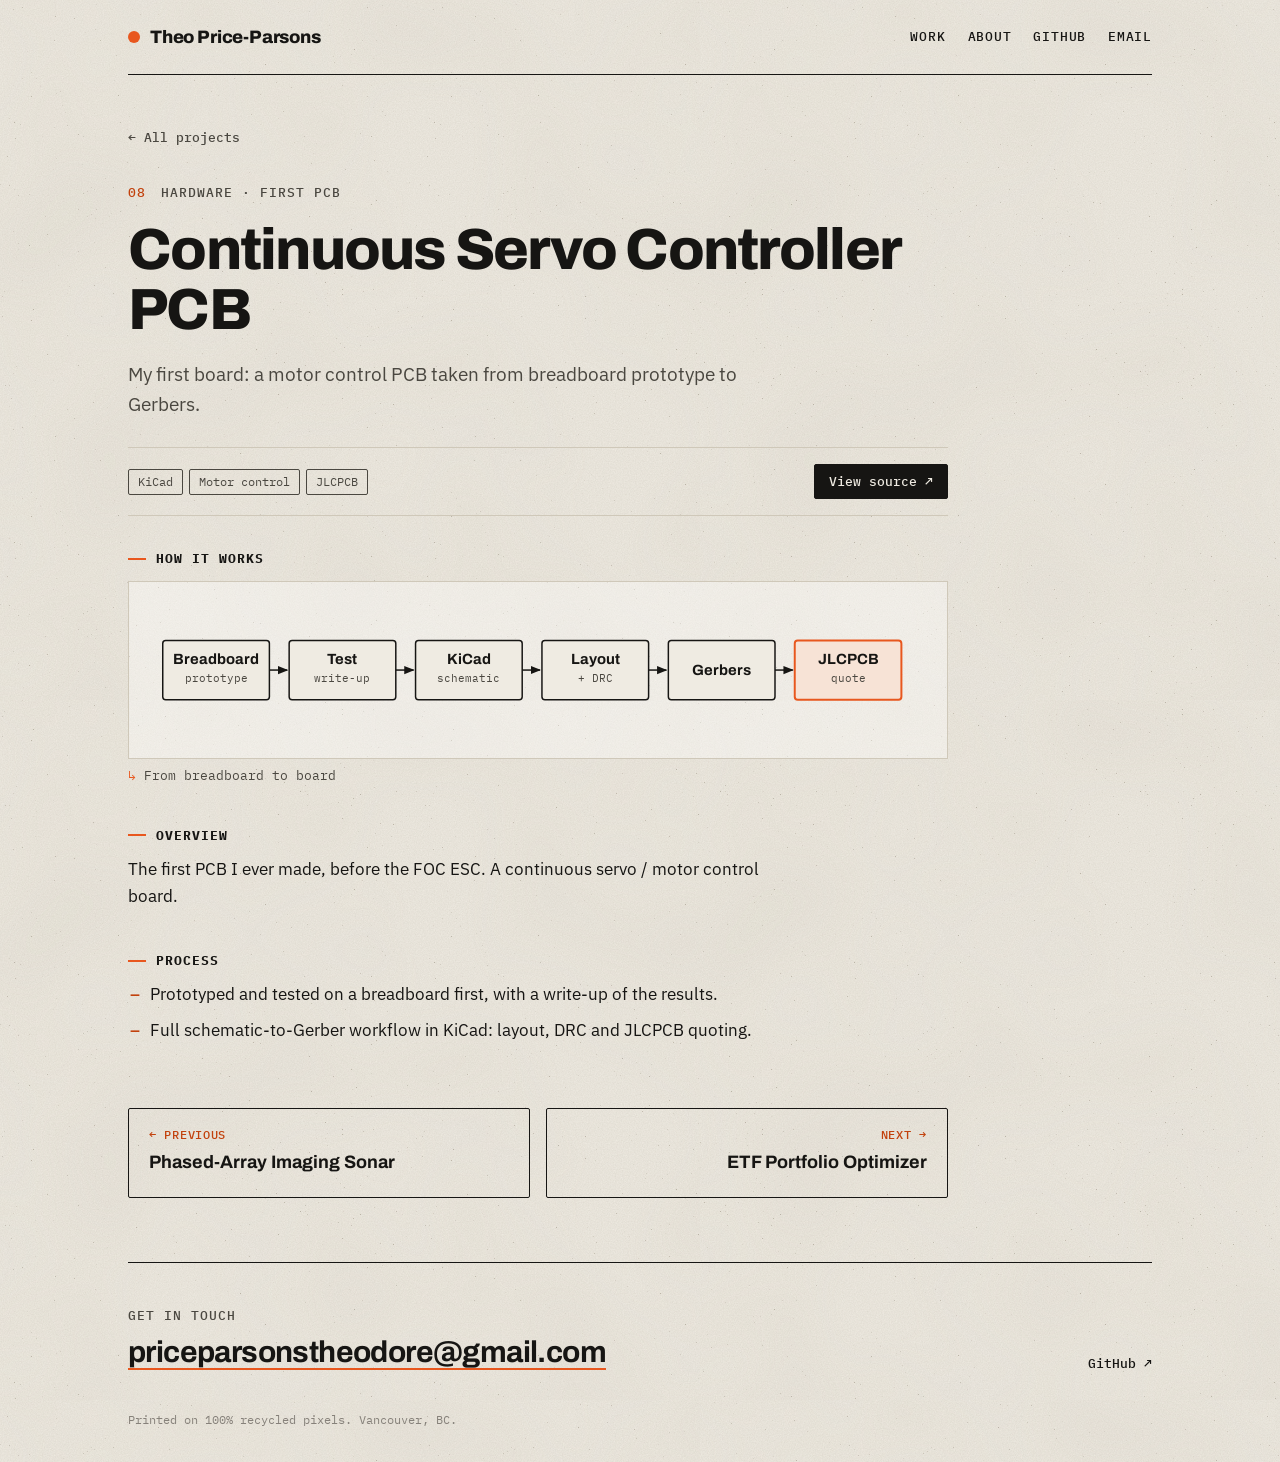
<file: projects/servo-pcb.html>
<!DOCTYPE html>
<html lang="en">
<head>
<meta charset="UTF-8">
<meta name="viewport" content="width=device-width, initial-scale=1.0">
<title>Continuous Servo Controller PCB · Theo Price-Parsons</title>
<meta name="description" content="Theo Price-Parsons. Engineering Physics at UBC. Motor control, embedded firmware, PCBs and robotics.">
<link rel="preconnect" href="https://fonts.googleapis.com">
<link rel="preconnect" href="https://fonts.gstatic.com" crossorigin>
<link href="https://fonts.googleapis.com/css2?family=Archivo:wght@500;700;800&family=IBM+Plex+Mono:wght@400;500&family=IBM+Plex+Sans:ital,wght@0,400;0,500;1,400&display=swap" rel="stylesheet">
<link rel="stylesheet" href="../style.css">
</head>
<body>
<div class="sheet">
<header class="top">
  <a class="mark" href="../index.html">Theo Price-Parsons</a>
  <nav><a href="../index.html#work">Work</a><a href="../index.html#about">About</a><a href="https://github.com/TheodorePriceParsons" target="_blank" rel="noopener">GitHub</a><a href="mailto:priceparsonstheodore@gmail.com">Email</a></nav>
</header>

<article class="project">
  <a class="back" href="../index.html#work">← All projects</a>
  <p class="label"><span class="hl-n">08</span> Hardware · First PCB</p>
  <h1>Continuous Servo Controller PCB</h1>
  <p class="intro">My first board: a motor control PCB taken from breadboard prototype to Gerbers.</p>
  <div class="meta"><div class="tags"><span>KiCad</span><span>Motor control</span><span>JLCPCB</span></div><a class="btn solid" href="https://github.com/TheodorePriceParsons/continuous-servo-pcb" target="_blank" rel="noopener">View source ↗</a></div>
  <div class="photos n0"></div>
  <section class="dgs"><h2 class="dg-h">How it works</h2><figure class="diagram"><div class="dg-scroll"><svg viewBox="0 0 800 150" role="img" aria-label="From breadboard to board"><defs><marker id="ah" viewBox="0 0 10 10" refX="9" refY="5" markerWidth="7" markerHeight="7" orient="auto-start-reverse"><path d="M0,1 L10,5 L0,9 z" class="ahd"/></marker></defs><g class="bx "><rect x="20" y="45" width="108" height="60" rx="3"/><text class="bt" x="74.0" y="69.0">Breadboard</text><text class="bs" x="74.0" y="87.0">prototype</text></g><g class="bx "><rect x="148" y="45" width="108" height="60" rx="3"/><text class="bt" x="202.0" y="69.0">Test</text><text class="bs" x="202.0" y="87.0">write-up</text></g><path class="ar" d="M128,75 L146,75" marker-end="url(#ah)"/><g class="bx "><rect x="276" y="45" width="108" height="60" rx="3"/><text class="bt" x="330.0" y="69.0">KiCad</text><text class="bs" x="330.0" y="87.0">schematic</text></g><path class="ar" d="M256,75 L274,75" marker-end="url(#ah)"/><g class="bx "><rect x="404" y="45" width="108" height="60" rx="3"/><text class="bt" x="458.0" y="69.0">Layout</text><text class="bs" x="458.0" y="87.0">+ DRC</text></g><path class="ar" d="M384,75 L402,75" marker-end="url(#ah)"/><g class="bx "><rect x="532" y="45" width="108" height="60" rx="3"/><text class="bt" x="586.0" y="80.0">Gerbers</text></g><path class="ar" d="M512,75 L530,75" marker-end="url(#ah)"/><g class="bx acc"><rect x="660" y="45" width="108" height="60" rx="3"/><text class="bt" x="714.0" y="69.0">JLCPCB</text><text class="bs" x="714.0" y="87.0">quote</text></g><path class="ar" d="M640,75 L658,75" marker-end="url(#ah)"/></svg></div><figcaption>From breadboard to board</figcaption></figure></section>
  <div class="body">
<h2>Overview</h2><p>The first PCB I ever made, before the FOC ESC. A continuous servo / motor control board.</p>
<h2>Process</h2><ul><li>Prototyped and tested on a breadboard first, with a write-up of the results.</li><li>Full schematic-to-Gerber workflow in KiCad: layout, DRC and JLCPCB quoting.</li></ul>
  </div>
  <nav class="pn">
    <a href="sonar.html"><small>← Previous</small><b>Phased-Array Imaging Sonar</b></a>
    <a class="r" href="etf-optimizer.html"><small>Next →</small><b>ETF Portfolio Optimizer</b></a>
  </nav>
</article>
<footer class="foot">
  <div><span class="label">Get in touch</span><a class="big" href="mailto:priceparsonstheodore@gmail.com">priceparsonstheodore@gmail.com</a></div>
  <div class="foot-links"><a href="https://github.com/TheodorePriceParsons" target="_blank" rel="noopener">GitHub ↗</a><!-- <a href="resume.pdf" target="_blank">Resume ↗</a> --><!-- <a href="https://www.linkedin.com/in/YOUR-HANDLE" target="_blank" rel="noopener">LinkedIn ↗</a> --></div>
  <p class="fine">Printed on 100% recycled pixels. Vancouver, BC.</p>
</footer>
</div>
</body>
</html>
</file>
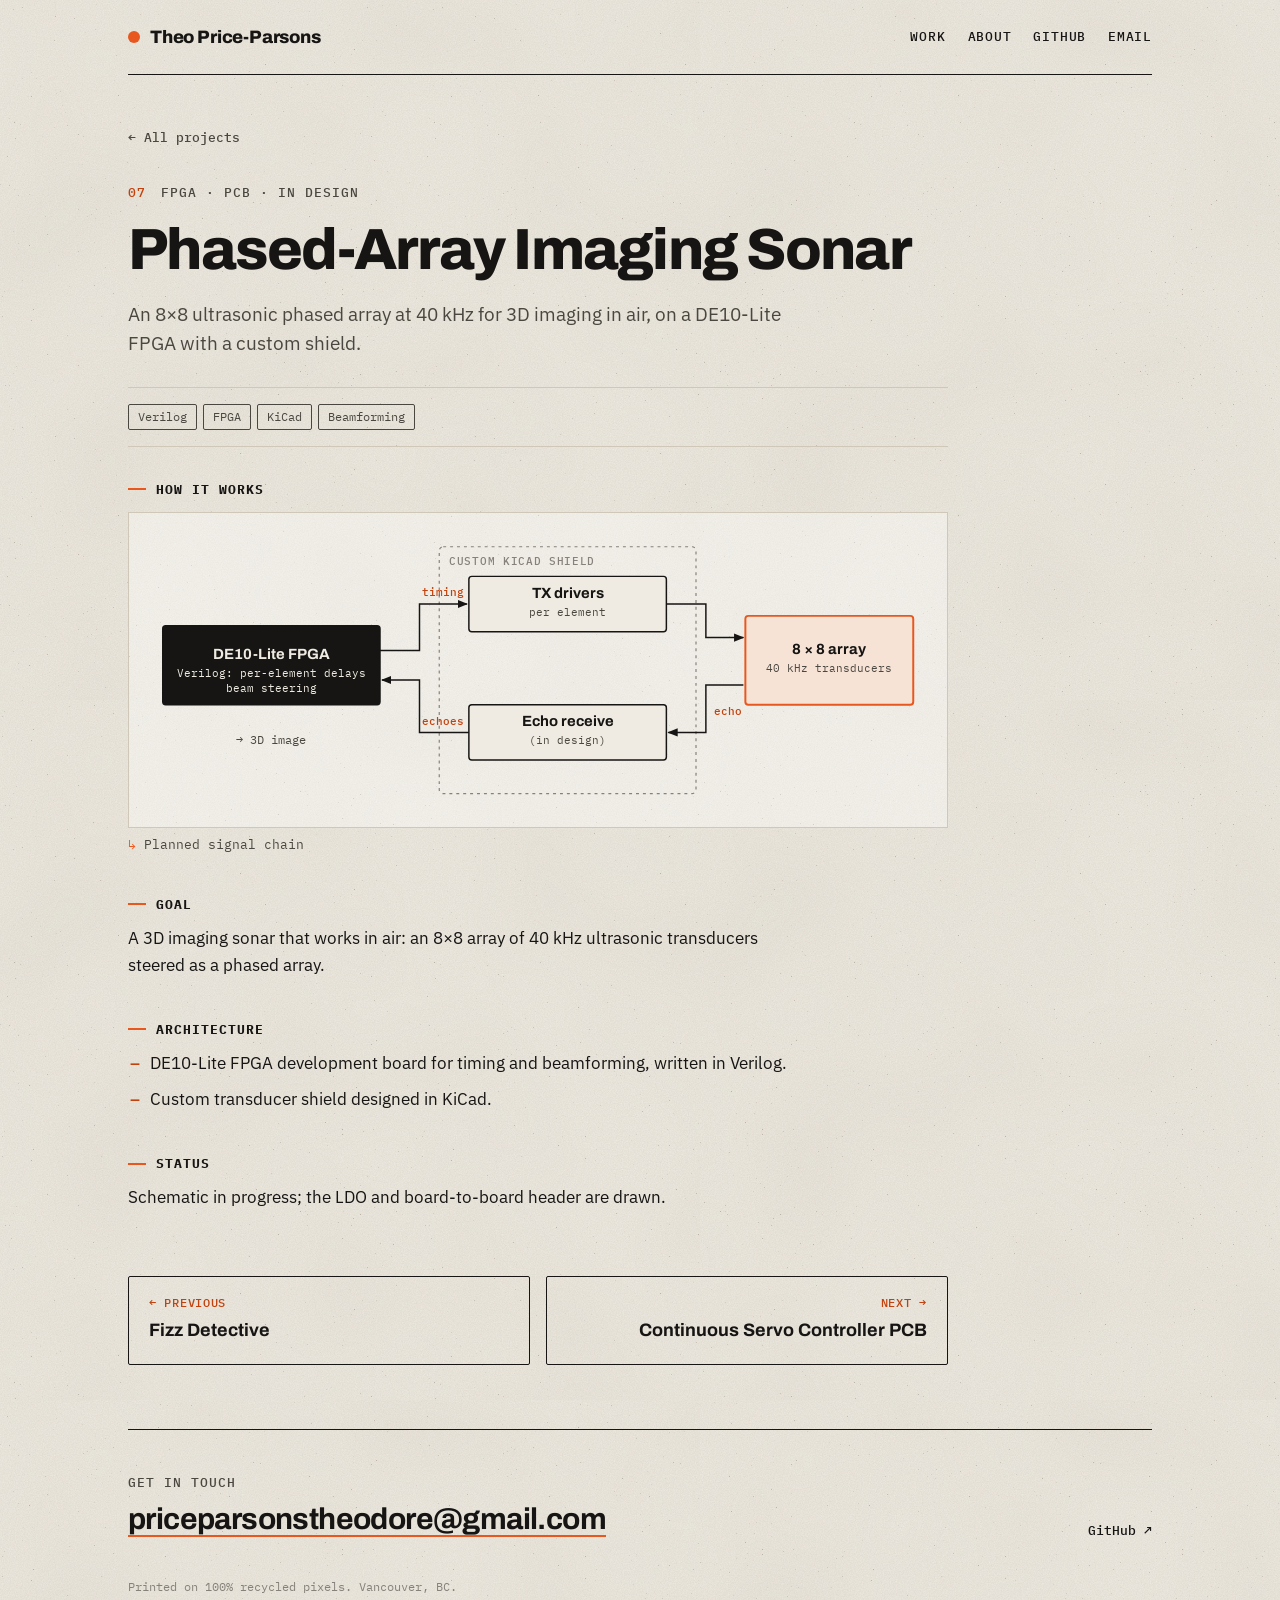
<file: projects/sonar.html>
<!DOCTYPE html>
<html lang="en">
<head>
<meta charset="UTF-8">
<meta name="viewport" content="width=device-width, initial-scale=1.0">
<title>Phased-Array Imaging Sonar · Theo Price-Parsons</title>
<meta name="description" content="Theo Price-Parsons. Engineering Physics at UBC. Motor control, embedded firmware, PCBs and robotics.">
<link rel="preconnect" href="https://fonts.googleapis.com">
<link rel="preconnect" href="https://fonts.gstatic.com" crossorigin>
<link href="https://fonts.googleapis.com/css2?family=Archivo:wght@500;700;800&family=IBM+Plex+Mono:wght@400;500&family=IBM+Plex+Sans:ital,wght@0,400;0,500;1,400&display=swap" rel="stylesheet">
<link rel="stylesheet" href="../style.css">
</head>
<body>
<div class="sheet">
<header class="top">
  <a class="mark" href="../index.html">Theo Price-Parsons</a>
  <nav><a href="../index.html#work">Work</a><a href="../index.html#about">About</a><a href="https://github.com/TheodorePriceParsons" target="_blank" rel="noopener">GitHub</a><a href="mailto:priceparsonstheodore@gmail.com">Email</a></nav>
</header>

<article class="project">
  <a class="back" href="../index.html#work">← All projects</a>
  <p class="label"><span class="hl-n">07</span> FPGA · PCB · In design</p>
  <h1>Phased-Array Imaging Sonar</h1>
  <p class="intro">An 8×8 ultrasonic phased array at 40 kHz for 3D imaging in air, on a DE10-Lite FPGA with a custom shield.</p>
  <div class="meta"><div class="tags"><span>Verilog</span><span>FPGA</span><span>KiCad</span><span>Beamforming</span></div></div>
  <div class="photos n0"></div>
  <section class="dgs"><h2 class="dg-h">How it works</h2><figure class="diagram"><div class="dg-scroll"><svg viewBox="0 0 800 290" role="img" aria-label="Planned signal chain"><defs><marker id="ah" viewBox="0 0 10 10" refX="9" refY="5" markerWidth="7" markerHeight="7" orient="auto-start-reverse"><path d="M0,1 L10,5 L0,9 z" class="ahd"/></marker></defs><g class="grp"><rect x="300" y="20" width="260" height="250" rx="4"/><text x="310" y="38">Custom KiCad shield</text></g><g class="bx mcu"><rect x="20" y="100" width="220" height="80" rx="3"/><text class="bt" x="130.0" y="134.0">DE10-Lite FPGA</text><text class="bs" x="130.0" y="152.0">Verilog: per-element delays</text><text class="bs" x="130.0" y="167.0">beam steering</text></g><g class="bx "><rect x="330" y="50" width="200" height="56" rx="3"/><text class="bt" x="430.0" y="72.0">TX drivers</text><text class="bs" x="430.0" y="90.0">per element</text></g><g class="bx "><rect x="330" y="180" width="200" height="56" rx="3"/><text class="bt" x="430.0" y="202.0">Echo receive</text><text class="bs" x="430.0" y="220.0">(in design)</text></g><g class="bx acc"><rect x="610" y="90" width="170" height="90" rx="3"/><text class="bt" x="695.0" y="129.0">8 × 8 array</text><text class="bs" x="695.0" y="147.0">40 kHz transducers</text></g><path class="ar" d="M240,125 L280,125 L280,78 L328,78" marker-end="url(#ah)"/><text class="al" x="304" y="70" text-anchor="middle">timing</text><path class="ar" d="M530,78 L570,78 L570,112 L608,112" marker-end="url(#ah)"/><path class="ar" d="M608,160 L570,160 L570,208 L532,208" marker-end="url(#ah)"/><text class="al" x="578" y="190" text-anchor="start">echo</text><path class="ar" d="M330,208 L280,208 L280,155 L242,155" marker-end="url(#ah)"/><text class="al" x="304" y="200" text-anchor="middle">echoes</text><text class="nt" x="130" y="220" text-anchor="middle">→ 3D image</text></svg></div><figcaption>Planned signal chain</figcaption></figure></section>
  <div class="body">
<h2>Goal</h2><p>A 3D imaging sonar that works in air: an 8×8 array of 40 kHz ultrasonic transducers steered as a phased array.</p>
<h2>Architecture</h2><ul><li>DE10-Lite FPGA development board for timing and beamforming, written in Verilog.</li><li>Custom transducer shield designed in KiCad.</li></ul>
<h2>Status</h2><p>Schematic in progress; the LDO and board-to-board header are drawn.</p>
  </div>
  <nav class="pn">
    <a href="fizz-detective.html"><small>← Previous</small><b>Fizz Detective</b></a>
    <a class="r" href="servo-pcb.html"><small>Next →</small><b>Continuous Servo Controller PCB</b></a>
  </nav>
</article>
<footer class="foot">
  <div><span class="label">Get in touch</span><a class="big" href="mailto:priceparsonstheodore@gmail.com">priceparsonstheodore@gmail.com</a></div>
  <div class="foot-links"><a href="https://github.com/TheodorePriceParsons" target="_blank" rel="noopener">GitHub ↗</a><!-- <a href="resume.pdf" target="_blank">Resume ↗</a> --><!-- <a href="https://www.linkedin.com/in/YOUR-HANDLE" target="_blank" rel="noopener">LinkedIn ↗</a> --></div>
  <p class="fine">Printed on 100% recycled pixels. Vancouver, BC.</p>
</footer>
</div>
</body>
</html>
</file>
<file: style.css>
/* Recycled paper theme: off-white fibre paper, black ink, one orange. */
:root{
  --paper:#efebe2;
  --paper-2:#e6e1d5;
  --ink:#161513;
  --ink-2:#4a4740;
  --ink-3:#86817a;
  --rule:#cfc8b9;
  --orange:#e8571e;
  --orange-ink:#c2410c;
  --sans:"IBM Plex Sans",system-ui,-apple-system,"Segoe UI",sans-serif;
  --head:"Archivo","IBM Plex Sans",system-ui,sans-serif;
  --mono:"IBM Plex Mono",ui-monospace,Menlo,Consolas,monospace;
}
*{box-sizing:border-box}
html{scroll-behavior:smooth}
body{
  margin:0;color:var(--ink);font:400 17px/1.6 var(--sans);
  background-color:var(--paper);
  /* paper grain + faint fibres, all generated, no image files */
  background-image:
    url("data:image/svg+xml;utf8,<svg xmlns='http://www.w3.org/2000/svg' width='260' height='260'><filter id='n'><feTurbulence type='fractalNoise' baseFrequency='.85' numOctaves='3' stitchTiles='stitch'/><feColorMatrix values='0 0 0 0 .35  0 0 0 0 .32  0 0 0 0 .26  0 0 0 .55 0'/></filter><rect width='100%' height='100%' filter='url(%23n)' opacity='.38'/></svg>"),
    url("data:image/svg+xml;utf8,<svg xmlns='http://www.w3.org/2000/svg' width='420' height='420'><filter id='f'><feTurbulence type='fractalNoise' baseFrequency='.55' numOctaves='2' seed='11'/><feColorMatrix values='0 0 0 0 .30  0 0 0 0 .26  0 0 0 0 .20  0 0 0 14 -11.2'/></filter><rect width='100%' height='100%' filter='url(%23f)' opacity='.55'/></svg>"),
    url("data:image/svg+xml;utf8,<svg xmlns='http://www.w3.org/2000/svg' width='700' height='700'><filter id='m'><feTurbulence type='fractalNoise' baseFrequency='.006' numOctaves='2' seed='3'/><feColorMatrix values='0 0 0 0 .55  0 0 0 0 .50  0 0 0 0 .40  0 0 0 .9 -.3'/></filter><rect width='100%' height='100%' filter='url(%23m)' opacity='.18'/></svg>");
  -webkit-font-smoothing:antialiased;
}
::selection{background:var(--orange);color:#fff}
a{color:inherit}
.sheet{max-width:1080px;margin:0 auto;padding:0 28px}

/* header */
.top{display:flex;justify-content:space-between;align-items:center;gap:20px;padding:26px 0;border-bottom:1.5px solid var(--ink)}
.mark{font:800 18px/1 var(--head);text-decoration:none;letter-spacing:-.01em;display:flex;align-items:center;gap:10px}
.mark::before{content:"";width:12px;height:12px;background:var(--orange);border-radius:50%}
.top nav{display:flex;gap:22px;font:500 13px/1 var(--mono);text-transform:uppercase;letter-spacing:.06em}
.top nav a{text-decoration:none;padding:4px 0;border-bottom:1.5px solid transparent}
.top nav a:hover{border-color:var(--orange)}

.label{font:500 12.5px/1.4 var(--mono);text-transform:uppercase;letter-spacing:.08em;color:var(--ink-2);margin:0 0 18px}

/* hero */
.hero{padding:88px 0 76px;border-bottom:1px solid var(--rule)}
.hero h1{font:800 clamp(40px,6.4vw,76px)/1.02 var(--head);letter-spacing:-.03em;margin:0 0 28px;max-width:15ch}
.hl{color:var(--orange)}
.intro{font-size:19px;line-height:1.55;color:var(--ink-2);max-width:60ch;margin:0}
.cta{display:flex;gap:12px;margin-top:34px;flex-wrap:wrap}
.btn{display:inline-flex;align-items:center;gap:8px;font:500 14px/1 var(--mono);text-decoration:none;padding:13px 18px;border:1.5px solid var(--ink);border-radius:2px;transition:background .15s,color .15s,border-color .15s}
.btn:hover{background:var(--ink);color:var(--paper)}
.btn.solid{background:var(--ink);color:var(--paper)}
.btn.solid:hover{background:var(--orange);border-color:var(--orange);color:#fff}

/* section headings */
section{padding:64px 0}
.sec{display:flex;justify-content:space-between;align-items:baseline;font:700 13px/1 var(--mono);text-transform:uppercase;letter-spacing:.08em;margin:0 0 8px;padding-bottom:14px;border-bottom:1.5px solid var(--ink)}
.count{color:var(--ink-3);font-weight:400}

/* project index */
.index{display:flex;flex-direction:column}
.row{display:grid;grid-template-columns:52px 1fr 190px 110px 24px;gap:20px;align-items:baseline;padding:22px 0;border-bottom:1px solid var(--rule);text-decoration:none;position:relative}
.row .n{font:500 14px/1 var(--mono);color:var(--orange-ink)}
.row .t b{display:block;font:700 22px/1.2 var(--head);letter-spacing:-.015em}
.row .t small{display:block;margin-top:6px;font-size:15px;color:var(--ink-2);line-height:1.45}
.row .k,.row .s{font:400 12.5px/1.4 var(--mono);color:var(--ink-2);text-transform:uppercase;letter-spacing:.04em}
.row .s{color:var(--ink-3)}
.row .arr{font:500 18px/1 var(--mono);color:var(--ink-3);transition:transform .15s,color .15s}
.row::before{content:"";position:absolute;left:0;top:-1px;height:2px;width:0;background:var(--orange);transition:width .25s}
.row:hover::before{width:100%}
.row:hover .t b{color:var(--orange-ink)}
.row:hover .arr{transform:translateX(4px);color:var(--orange)}

/* toolbox + experience */
.two{display:grid;grid-template-columns:1fr 1fr;gap:56px;border-top:1px solid var(--rule)}
.tools{margin:0}
.tools div{display:grid;grid-template-columns:110px 1fr;gap:16px;padding:14px 0;border-bottom:1px solid var(--rule)}
.tools dt{font:500 12.5px/1.6 var(--mono);text-transform:uppercase;letter-spacing:.05em;color:var(--orange-ink)}
.tools dd{margin:0;font-size:15.5px}
.xp{padding:16px 0;border-bottom:1px solid var(--rule)}
.xp-org{display:block;font:700 19px/1.2 var(--head)}
.xp-role{display:flex;justify-content:space-between;gap:12px;font:400 13px/1.5 var(--mono);color:var(--ink-2);margin-top:4px}
.xp-role em{font-style:normal;color:var(--ink-3)}
.xp p{margin:8px 0 0;font-size:15.5px;color:var(--ink-2)}

/* footer */
.foot{border-top:1.5px solid var(--ink);padding:44px 0 36px;display:grid;grid-template-columns:1fr auto;gap:20px;align-items:end}
.foot .label{display:block;margin-bottom:10px}
.big{font:700 clamp(20px,3vw,30px)/1.2 var(--head);letter-spacing:-.02em;text-decoration:none;border-bottom:2px solid var(--orange);word-break:break-all}
.big:hover{color:var(--orange-ink)}
.foot-links{display:flex;gap:18px;font:500 13px/1 var(--mono)}
.foot-links a{text-decoration:none}
.foot-links a:hover{color:var(--orange-ink)}
.fine{grid-column:1/-1;font:400 12px/1 var(--mono);color:var(--ink-3);margin:24px 0 0}

/* project page */
.project{padding:48px 0 24px;max-width:820px}
.back{display:inline-block;font:500 13px/1 var(--mono);text-decoration:none;color:var(--ink-2);margin-bottom:40px}
.back:hover{color:var(--orange-ink)}
.hl-n{color:var(--orange-ink);margin-right:6px}
.project h1{font:800 clamp(36px,5.4vw,58px)/1.04 var(--head);letter-spacing:-.03em;margin:0 0 20px}
.meta{display:flex;justify-content:space-between;align-items:center;gap:16px;flex-wrap:wrap;margin:28px 0 36px;padding:16px 0;border-top:1px solid var(--rule);border-bottom:1px solid var(--rule)}
.tags{display:flex;flex-wrap:wrap;gap:6px}
.tags span{font:400 12px/1 var(--mono);padding:6px 9px;border:1px solid var(--ink-2);border-radius:2px;color:var(--ink-2)}
.meta .btn{padding:10px 14px;font-size:13px}

.photos{display:grid;gap:14px;margin:0 0 44px}
.photos.n1{grid-template-columns:1fr}
.photos.n2{grid-template-columns:1fr 1fr}
.photos.n3{grid-template-columns:1fr 1fr}
.photos.n3 .ph:first-child{grid-column:1/-1}
.photos.n3 .ph:first-child .frame{aspect-ratio:16/9}
.photos.n0{display:none}
.ph{margin:0}
.frame{position:relative;aspect-ratio:4/3;background:var(--paper-2);border:1px solid var(--rule);overflow:hidden}
.photos.n1 .frame{aspect-ratio:16/9}
.frame img{width:100%;height:100%;object-fit:cover;display:block;filter:saturate(.92) contrast(1.02)}
.nopic{display:none}
.frame.none{border:1.5px dashed var(--ink-3);background:transparent}
.frame.none .nopic{display:flex;position:absolute;inset:0;align-items:center;justify-content:center;font:400 12px/1 var(--mono);color:var(--ink-3);text-transform:uppercase;letter-spacing:.06em}
figcaption{font:400 12.5px/1.4 var(--mono);color:var(--ink-2);margin-top:8px}
figcaption::before{content:"↳ ";color:var(--orange)}

.body h2{font:700 13px/1 var(--mono);text-transform:uppercase;letter-spacing:.08em;margin:44px 0 14px;display:flex;align-items:center;gap:10px}
.body h2::before{content:"";width:18px;height:2px;background:var(--orange)}
.body p{margin:0 0 14px;max-width:68ch}
.body ul{margin:0 0 14px;padding:0;list-style:none;max-width:68ch}
.body li{position:relative;padding-left:22px;margin-bottom:9px}
.body li::before{content:"–";position:absolute;left:2px;color:var(--orange-ink);font-weight:500}
.body code{font:400 .88em var(--mono);background:var(--paper-2);padding:1px 5px}

.pn{display:grid;grid-template-columns:1fr 1fr;gap:16px;margin:64px 0 40px}
.pn a{text-decoration:none;padding:20px;border:1.5px solid var(--ink);border-radius:2px;transition:background .15s,color .15s}
.pn a:hover{background:var(--ink);color:var(--paper)}
.pn a.r{text-align:right}
.pn small{display:block;font:500 12px/1 var(--mono);text-transform:uppercase;letter-spacing:.06em;color:var(--orange-ink);margin-bottom:8px}
.pn a:hover small{color:var(--orange)}
.pn b{font:700 18px/1.25 var(--head)}

/* mobile */
@media (max-width:820px){
  .row{grid-template-columns:36px 1fr 20px;gap:12px}
  .row .k,.row .s{display:none}
  .two{grid-template-columns:1fr;gap:28px}
  .foot{grid-template-columns:1fr}
}
@media (max-width:560px){
  body{font-size:16px}
  .sheet{padding:0 18px}
  .top{flex-direction:column;align-items:flex-start;gap:14px}
  .top nav{gap:16px}
  .hero{padding:56px 0 52px}
  .intro{font-size:17px}
  .photos.n2,.photos.n3{grid-template-columns:1fr}
  .tools div{grid-template-columns:1fr;gap:4px}
  .pn{grid-template-columns:1fr}
  .pn a.r{text-align:left}
}
@media print{body{background:#fff}.top nav,.cta,.pn{display:none}}

/* featured cards */
.featured{display:grid;grid-template-columns:repeat(3,1fr);gap:22px;margin:22px 0 56px}
.card{text-decoration:none;display:flex;flex-direction:column;border:1.5px solid var(--ink);border-radius:2px;background:rgba(255,255,255,.28);transition:transform .2s,box-shadow .2s}
.card:hover{transform:translateY(-3px);box-shadow:6px 6px 0 var(--orange)}
.cover{aspect-ratio:4/3;overflow:hidden;border-bottom:1.5px solid var(--ink);background:var(--paper-2)}
.cover img{width:100%;height:100%;object-fit:cover;display:block;filter:saturate(.9);transition:transform .4s}
.card:hover .cover img{transform:scale(1.03)}
.cbody{padding:18px 18px 20px;display:flex;flex-direction:column;gap:8px;flex:1}
.cbody .n{font:500 11.5px/1.3 var(--mono);text-transform:uppercase;letter-spacing:.06em;color:var(--orange-ink)}
.cbody b{font:700 22px/1.15 var(--head);letter-spacing:-.015em}
.cbody small{font-size:14.5px;line-height:1.45;color:var(--ink-2)}
.cbody .go{margin-top:auto;padding-top:10px;font:500 12.5px/1 var(--mono)}
.card:hover .go{color:var(--orange-ink)}
.sec.more{margin-top:8px}

/* video + photo links */
.frame video{width:100%;height:100%;object-fit:cover;display:block;background:#111}
.frame a{display:block;width:100%;height:100%}

/* diagrams */
.dgs{padding:0;margin:0 0 8px}
.dg-h{font:700 13px/1 var(--mono);text-transform:uppercase;letter-spacing:.08em;margin:0 0 16px;display:flex;align-items:center;gap:10px}
.dg-h::before{content:"";width:18px;height:2px;background:var(--orange)}
.diagram{margin:0 0 26px}
.dg-scroll{border:1px solid var(--rule);background:rgba(255,255,255,.35);padding:14px;overflow-x:auto}
.diagram svg{display:block;width:100%;min-width:620px;height:auto}
.bx rect{fill:var(--paper);stroke:var(--ink);stroke-width:1.5}
.bx.acc rect{stroke:var(--orange);stroke-width:2;fill:#f7e3d6}
.bx.mcu rect{fill:var(--ink);stroke:var(--ink)}
.bx.mcu .bt,.bx.mcu .bs,.nt.inv{fill:var(--paper)}
.bx.dash rect{stroke-dasharray:5 4;fill:none;stroke:var(--ink-3)}
.bx.dash .bt,.bx.dash .bs{fill:var(--ink-3)}
.bt{font:700 15px var(--head);text-anchor:middle;fill:var(--ink)}
.bs{font:400 11.5px var(--mono);text-anchor:middle;fill:var(--ink-2)}
.ar{fill:none;stroke:var(--ink);stroke-width:1.5}
.ar.dash{stroke-dasharray:5 4;stroke:var(--ink-3)}
.ahd{fill:var(--ink)}
.al{font:500 11.5px var(--mono);fill:var(--orange-ink)}
.nt{font:400 12px var(--mono);fill:var(--ink-2)}
.nt.big{font-size:14px;fill:var(--ink)}
.sm circle{fill:var(--paper);stroke:var(--ink);stroke-width:1.5}
.sm text{font:500 13px var(--sans);text-anchor:middle;fill:var(--ink)}
.grp rect{fill:none;stroke:var(--ink-3);stroke-dasharray:3 4;stroke-width:1.2}
.grp text{font:500 11.5px var(--mono);fill:var(--ink-3);text-transform:uppercase;letter-spacing:.06em}
.bus{stroke:var(--orange);stroke-width:4}

@media (max-width:900px){.featured{grid-template-columns:1fr 1fr}}
@media (max-width:560px){.featured{grid-template-columns:1fr}}

.frame.fit{background:var(--paper-2)}
.frame.fit img{object-fit:contain;filter:none}

/* terminal output blocks */
.term{margin:0 0 26px;border:1.5px solid var(--ink);border-radius:2px;background:var(--ink);color:var(--paper);font:400 13px/1.6 var(--mono);padding:16px 18px;overflow-x:auto;white-space:pre}
.term .ok{color:var(--orange)}
.term .dim{color:var(--ink-3)}
.term .err{color:#e0a96d}
</file>
